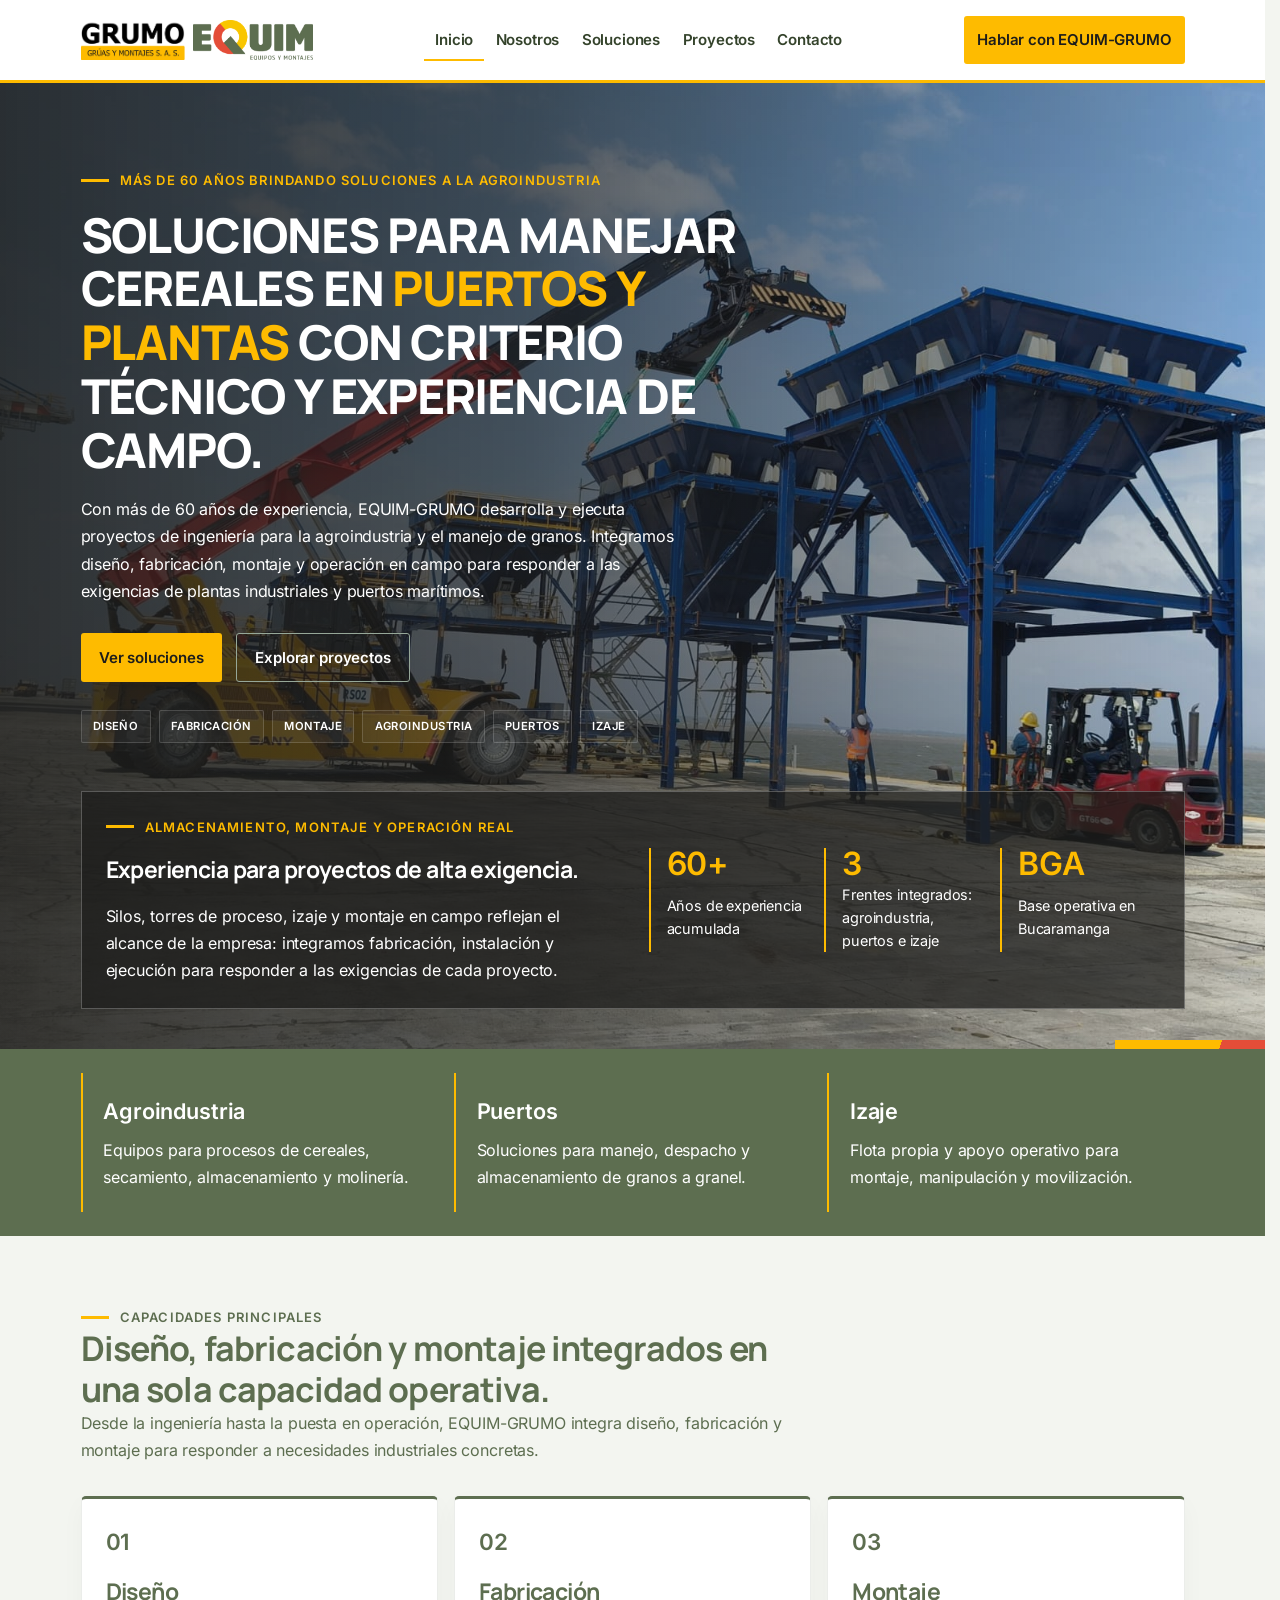
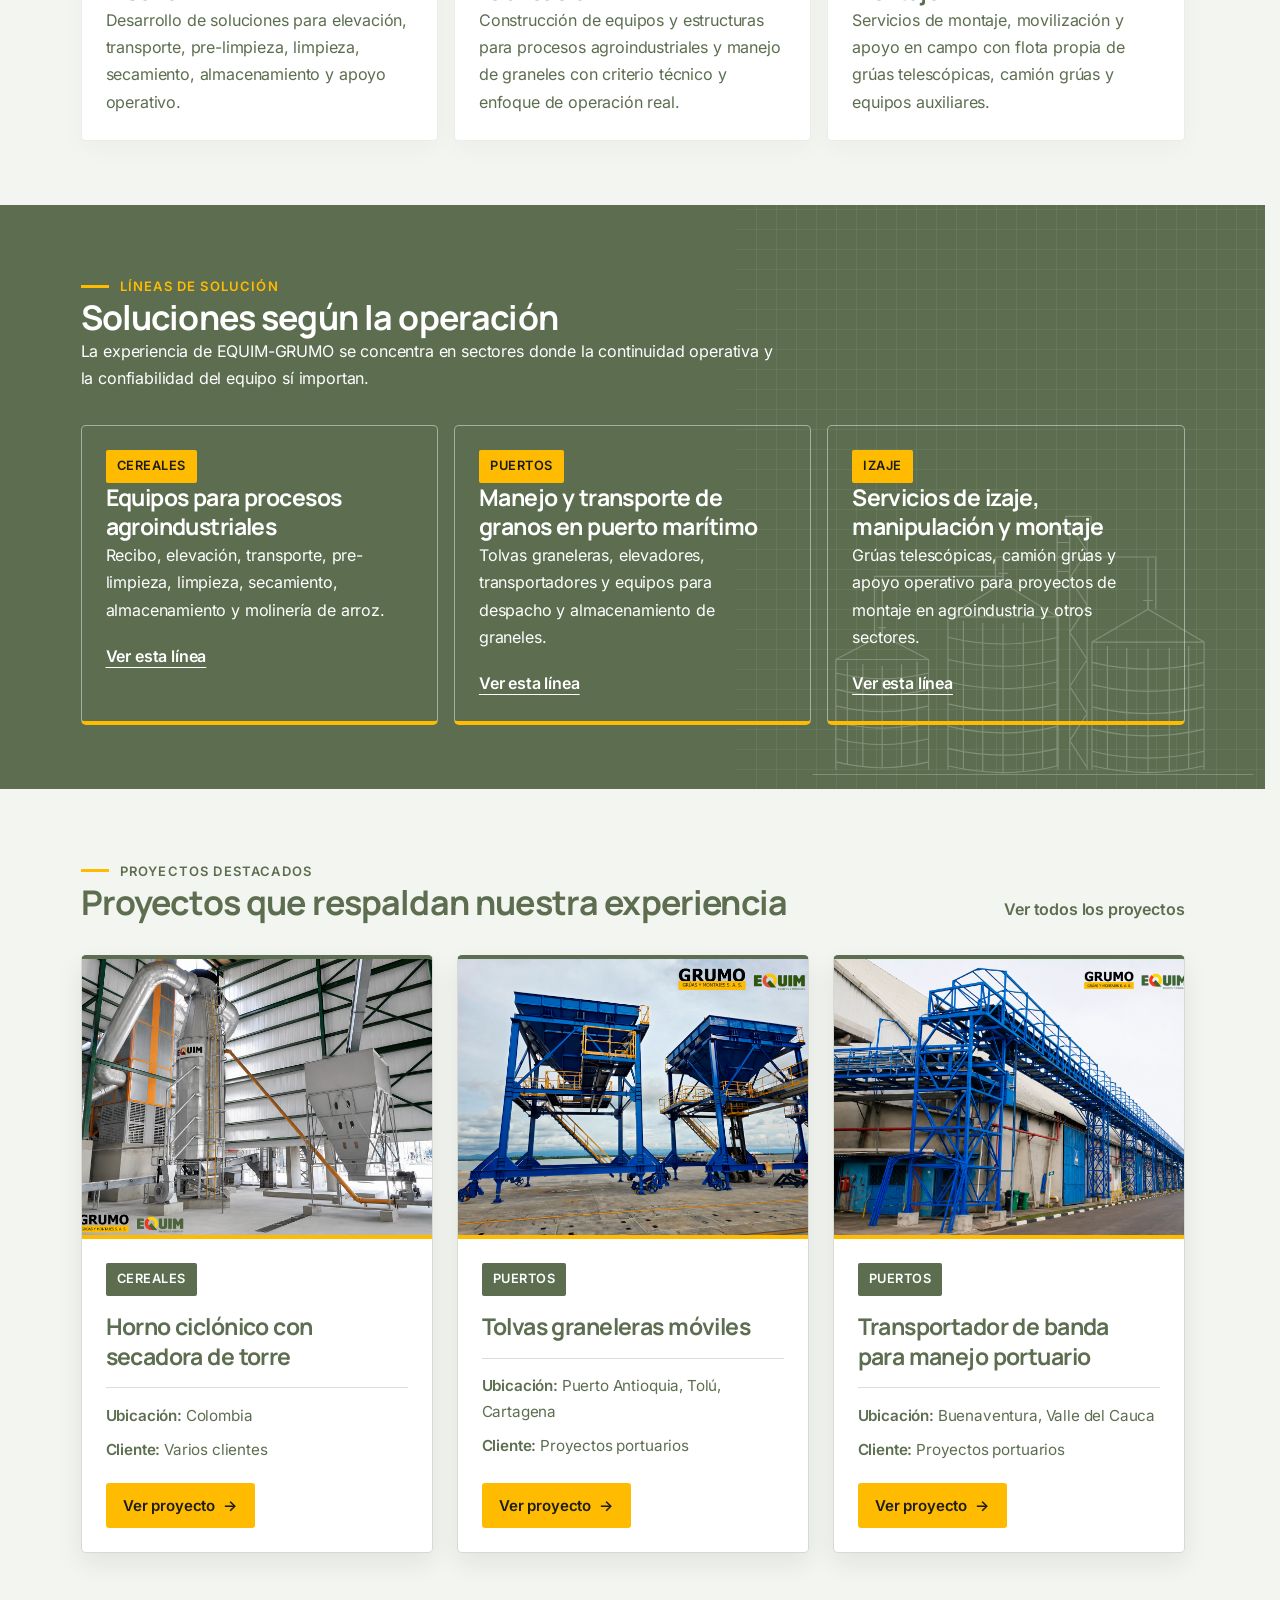
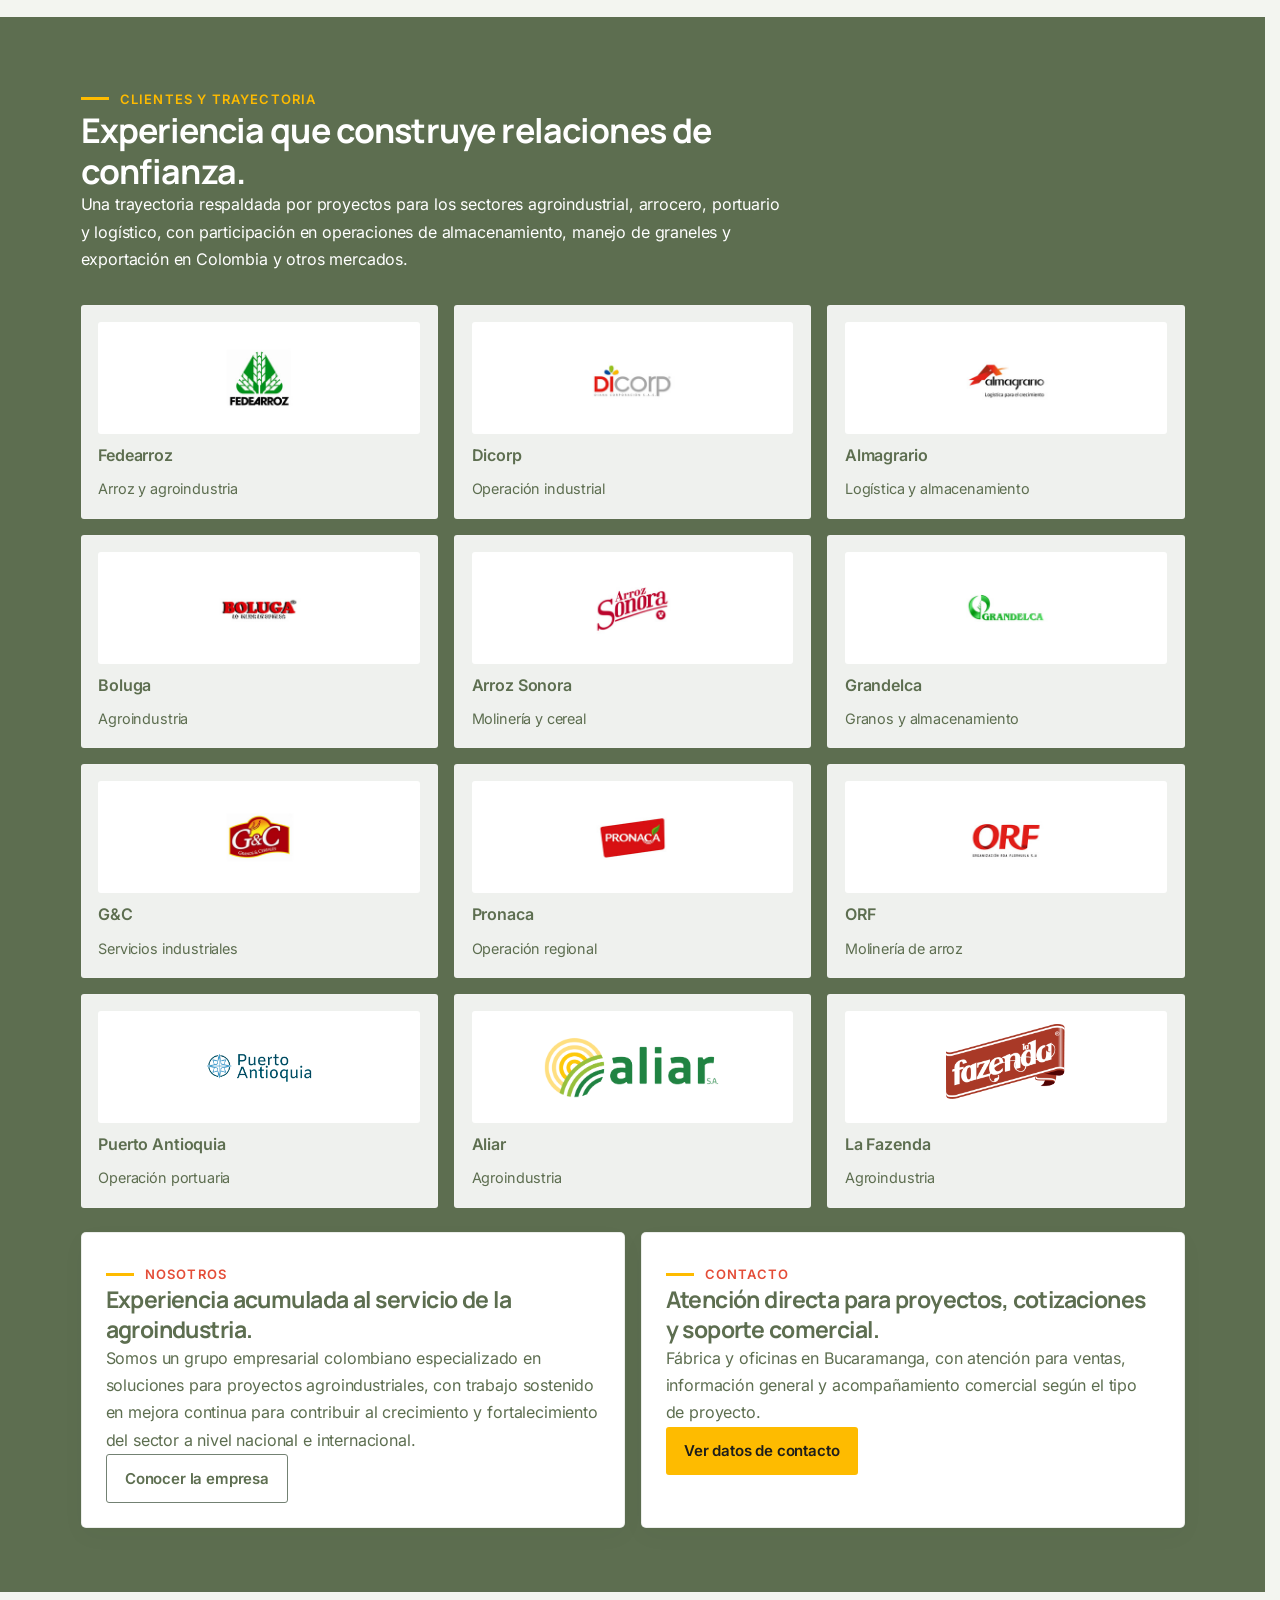
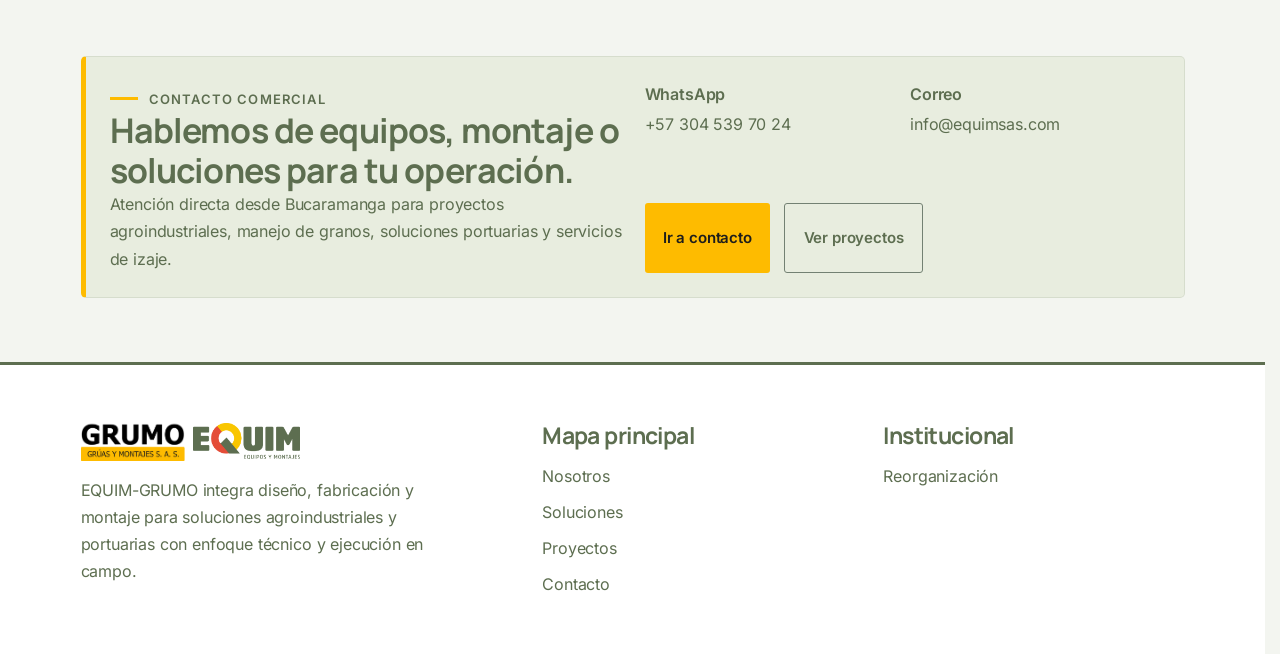
<file: index.html>
<!DOCTYPE html>
<html lang="es">
<head>
    <meta charset="utf-8">
    <title>EQUIM-GRUMO | GRUMO | Soluciones para agroindustria, puertos e izaje</title>
    <meta name="viewport" content="width=device-width,initial-scale=1">
    <meta
        name="description"
        content="Diseño, fabricación y montaje de equipos para agroindustria, silos, graneles, puertos e izaje con experiencia de campo."
    >
    <meta property="og:site_name" content="EQUIM-GRUMO | GRUMO">
    <meta property="og:locale" content="es_CO">
    <meta property="og:type" content="website">
    <meta property="og:title" content="EQUIM-GRUMO | GRUMO | Soluciones para agroindustria, puertos e izaje">
    <meta property="og:description" content="Diseño, fabricación y montaje de equipos para agroindustria, silos, graneles, puertos e izaje con experiencia de campo.">
    <meta property="og:image" content="./assets/equim-projects/montaje-transportador-silos.jpg">
    <meta property="og:image:alt" content="Montaje industrial con silos y transportador en proyecto de EQUIM-GRUMO">
    <meta name="twitter:card" content="summary_large_image">
    <meta name="twitter:title" content="EQUIM-GRUMO | GRUMO | Soluciones para agroindustria, puertos e izaje">
    <meta name="twitter:description" content="Diseño, fabricación y montaje de equipos para agroindustria, silos, graneles, puertos e izaje con experiencia de campo.">
    <meta name="twitter:image" content="./assets/equim-projects/montaje-transportador-silos.jpg">
    <link rel="icon" type="image/svg+xml" href="./assets/equim-brand/equim-favicon.svg">
    <link rel="shortcut icon" href="./assets/equim-brand/equim-favicon.svg">
    <link href="./css/vendors/aos.css" rel="stylesheet">
    <link href="./style.css" rel="stylesheet">
    <link href="./equim.css?v=20261022-layout-final" rel="stylesheet">
    <link href="./site-layout.css?v=20261023-trama-compartida" rel="stylesheet">
</head>
<body class="home-page font-inter antialiased text-slate-900 tracking-tight">
    <div class="site-shell">
        <header class="site-header">
            <div class="max-w-6xl mx-auto px-4 sm:px-6">
                <div class="flex items-center justify-between h-16 md:h-20">
                    <a class="brand-lockup" href="index.html" aria-label="GRUMO y EQUIM-GRUMO">
                        <img class="brand-logo" src="./assets/equim-brand/grumo-logo-nuevo.png" alt="GRUMO">
                        <img class="brand-logo" src="./assets/equim-brand/equim-logo-nuevo.png" alt="EQUIM-GRUMO">
                    </a>
                    <nav class="hidden md:flex md:items-center md:gap-2" aria-label="Navegación principal" data-site-nav="home"></nav>
                    <div class="hidden md:block header-contact">
                        <a class="btn-primary" href="contacto.html">Hablar con EQUIM-GRUMO</a>
                    </div>
                    <div class="flex md:hidden" x-data="{ expanded: false }">
                        <button class="mobile-toggle" aria-controls="mobile-nav" :aria-expanded="expanded" @click.stop="expanded = !expanded">
                            <span class="sr-only">Abrir menú</span>
                            <svg class="w-5 h-5 fill-current" viewBox="0 0 16 16" xmlns="http://www.w3.org/2000/svg">
                                <rect y="2" width="16" height="2" rx="1"></rect>
                                <rect y="7" width="16" height="2" rx="1"></rect>
                                <rect y="12" width="16" height="2" rx="1"></rect>
                            </svg>
                        </button>
                        <nav
                            id="mobile-nav"
                            class="mobile-nav-panel"
                            @click.away="expanded = false"
                            @keydown.escape.window="expanded = false"
                            x-show="expanded"
                            x-transition:enter="transition ease-out duration-200 transform"
                            x-transition:enter-start="opacity-0 -translate-y-2"
                            x-transition:enter-end="opacity-100 translate-y-0"
                            x-transition:leave="transition ease-out duration-150"
                            x-transition:leave-start="opacity-100"
                            x-transition:leave-end="opacity-0"
                            x-cloak
                            data-mobile-nav="home"
                        ></nav>
                    </div>
                </div>
            </div>
        </header>

        <main>
            <section class="hero-section">
                <div class="max-w-6xl mx-auto px-4 sm:px-6">
                    <div class="hero-grid">
                        <div data-aos="fade-right">
                            <span class="eyebrow">Más de 60 años brindando soluciones a la agroindustria</span>
                            <h1 class="hero-title font-playfair-display">Soluciones para manejar cereales en <span>puertos y plantas</span> con criterio técnico y experiencia de campo.</h1>
                            <p class="hero-copy">
                                Con más de 60 años de experiencia, EQUIM-GRUMO desarrolla y ejecuta proyectos de ingeniería para la agroindustria y el manejo de granos. Integramos diseño, fabricación, montaje y operación en campo para responder a las exigencias de plantas industriales y puertos marítimos.
                            </p>
                            <div class="hero-actions">
                                <a class="btn-primary" href="soluciones.html">Ver soluciones</a>
                                <a class="btn-secondary" href="proyectos.html">Explorar proyectos</a>
                            </div>
                            <ul class="hero-pills" aria-label="Cobertura de trabajo">
                                <li>Diseño</li>
                                <li>Fabricación</li>
                                <li>Montaje</li>
                                <li>Agroindustria</li>
                                <li>Puertos</li>
                                <li>Izaje</li>
                            </ul>
                        </div>
                            <div class="hero-panel">
                                <span class="eyebrow">Almacenamiento, montaje y operación real</span>
                                <h2 class="h3 font-playfair-display">Experiencia para proyectos de alta exigencia.</h2>
                                <p>
                                    Silos, torres de proceso, izaje y montaje en campo reflejan el alcance de la empresa: integramos fabricación, instalación y ejecución para responder a las exigencias de cada proyecto.
                                </p>
                                <div class="hero-metrics">
                                    <article>
                                        <strong>60+</strong>
                                        <span>Años de experiencia acumulada</span>
                                    </article>
                                    <article>
                                        <strong>3</strong>
                                        <span>Frentes integrados: agroindustria, puertos e izaje</span>
                                    </article>
                                    <article>
                                        <strong>BGA</strong>
                                        <span>Base operativa en Bucaramanga</span>
                                    </article>
                                </div>
                            </div>
                    </div>
                </div>
            </section>

            <section class="section-shell stats-band">
                <div class="max-w-6xl mx-auto px-4 sm:px-6">
                    <div class="stats-strip">
                        <article>
                            <strong>Agroindustria</strong>
                            <span>Equipos para procesos de cereales, secamiento, almacenamiento y molinería.</span>
                        </article>
                        <article>
                            <strong>Puertos</strong>
                            <span>Soluciones para manejo, despacho y almacenamiento de granos a granel.</span>
                        </article>
                        <article>
                            <strong>Izaje</strong>
                            <span>Flota propia y apoyo operativo para montaje, manipulación y movilización.</span>
                        </article>
                    </div>
                </div>
            </section>

            <section class="section-shell">
                <div class="max-w-6xl mx-auto px-4 sm:px-6">
                    <div class="section-heading">
                        <span class="eyebrow">Capacidades principales</span>
                        <h2 class="h2 font-playfair-display">Diseño, fabricación y montaje integrados en una sola capacidad operativa.</h2>
                        <p>
                            Desde la ingeniería hasta la puesta en operación, EQUIM-GRUMO integra diseño, fabricación y montaje para responder a necesidades industriales concretas.
                        </p>
                    </div>
                    <div class="capability-grid">
                        <article class="surface-card" data-aos="fade-up">
                            <span class="card-index">01</span>
                            <h3 class="h4 font-playfair-display">Diseño</h3>
                            <p>Desarrollo de soluciones para elevación, transporte, pre-limpieza, limpieza, secamiento, almacenamiento y apoyo operativo.</p>
                        </article>
                        <article class="surface-card" data-aos="fade-up" data-aos-delay="80">
                            <span class="card-index">02</span>
                            <h3 class="h4 font-playfair-display">Fabricación</h3>
                            <p>Construcción de equipos y estructuras para procesos agroindustriales y manejo de graneles con criterio técnico y enfoque de operación real.</p>
                        </article>
                        <article class="surface-card" data-aos="fade-up" data-aos-delay="160">
                            <span class="card-index">03</span>
                            <h3 class="h4 font-playfair-display">Montaje</h3>
                            <p>Servicios de montaje, movilización y apoyo en campo con flota propia de grúas telescópicas, camión grúas y equipos auxiliares.</p>
                        </article>
                    </div>
                </div>
            </section>

            <section class="section-shell section-soft home-solutions-highlight">
                <div class="max-w-6xl mx-auto px-4 sm:px-6">
                    <div class="section-heading">
                        <span class="eyebrow">Líneas de solución</span>
                        <h2 class="h2 font-playfair-display">Soluciones según la operación</h2>
                        <p>
                            La experiencia de EQUIM-GRUMO se concentra en sectores donde la continuidad operativa y la confiabilidad del equipo sí importan.
                        </p>
                    </div>
                    <div class="solution-grid">
                        <article class="solution-card" data-aos="fade-up">
                            <span class="solution-tag">Cereales</span>
                            <h3 class="h4 font-playfair-display">Equipos para procesos agroindustriales</h3>
                            <p>Recibo, elevación, transporte, pre-limpieza, limpieza, secamiento, almacenamiento y molinería de arroz.</p>
                            <a href="soluciones.html#cereales">Ver esta línea</a>
                        </article>
                        <article class="solution-card" data-aos="fade-up" data-aos-delay="80">
                            <span class="solution-tag">Puertos</span>
                            <h3 class="h4 font-playfair-display">Manejo y transporte de granos en puerto marítimo</h3>
                            <p>Tolvas graneleras, elevadores, transportadores y equipos para despacho y almacenamiento de graneles.</p>
                            <a href="soluciones.html#puertos">Ver esta línea</a>
                        </article>
                        <article class="solution-card" data-aos="fade-up" data-aos-delay="160">
                            <span class="solution-tag">Izaje</span>
                            <h3 class="h4 font-playfair-display">Servicios de izaje, manipulación y montaje</h3>
                            <p>Grúas telescópicas, camión grúas y apoyo operativo para proyectos de montaje en agroindustria y otros sectores.</p>
                            <a href="soluciones.html#izaje">Ver esta línea</a>
                        </article>
                    </div>
                </div>
            </section>

            <section class="section-shell">
                <div class="max-w-6xl mx-auto px-4 sm:px-6">
                    <div class="section-heading split-heading">
                        <div>
                            <span class="eyebrow">Proyectos destacados</span>
                            <h2 class="h2 font-playfair-display">Proyectos que respaldan nuestra experiencia</h2>
                        </div>
                        <a class="text-link" href="proyectos.html">Ver todos los proyectos</a>
                    </div>
                    <div class="project-grid" data-project-featured="3"></div>
                </div>
            </section>

            <section class="section-shell section-dark section-dark-texture">
                <div class="max-w-6xl mx-auto px-4 sm:px-6">
                    <div class="section-heading section-heading-dark">
                        <span class="eyebrow">Clientes y trayectoria</span>
                        <h2 class="h2 font-playfair-display">Experiencia que construye relaciones de confianza.</h2>
                        <p>
                            Una trayectoria respaldada por proyectos para los sectores agroindustrial, arrocero, portuario y logístico, con participación en operaciones de almacenamiento, manejo de graneles y exportación en Colombia y otros mercados.
                        </p>
                    </div>
                    <div class="client-grid" data-client-grid></div>
                    <div class="story-grid">
                        <article class="story-panel">
                            <span class="eyebrow">Nosotros</span>
                            <h3 class="h3 font-playfair-display">Experiencia acumulada al servicio de la agroindustria.</h3>
                            <p>
                                Somos un grupo empresarial colombiano especializado en soluciones para proyectos agroindustriales, con trabajo sostenido en mejora continua para contribuir al crecimiento y fortalecimiento del sector a nivel nacional e internacional.
                            </p>
                            <a class="btn-secondary" href="nosotros.html">Conocer la empresa</a>
                        </article>
                        <article class="story-panel story-panel-accent">
                            <span class="eyebrow">Contacto</span>
                            <h3 class="h3 font-playfair-display">Atención directa para proyectos, cotizaciones y soporte comercial.</h3>
                            <p>
                                Fábrica y oficinas en Bucaramanga, con atención para ventas, información general y acompañamiento comercial según el tipo de proyecto.
                            </p>
                            <a class="btn-primary" href="contacto.html">Ver datos de contacto</a>
                        </article>
                    </div>
                </div>
            </section>

            <section class="section-shell">
                <div class="max-w-6xl mx-auto px-4 sm:px-6">
                    <div data-cta-variant="homeContact"></div>
                </div>
            </section>
        </main>

        <footer class="site-footer">
            <div class="max-w-6xl mx-auto px-4 sm:px-6">
                <div class="footer-grid" data-footer-variant="home"></div>
            </div>
        </footer>
    </div>

    <script src="./js/vendors/alpinejs.min.js" defer></script>
    <script src="./js/vendors/aos.js"></script>
    <script src="./js/site-data.js"></script>
    <script src="./js/site-render.js"></script>
    <script src="./js/main.js"></script>
    <script src="./js/proyectos-data.js"></script>
    <script src="./js/proyectos.js?v=20261023-tarjetas-sin-descripcion"></script>
</body>
</html>
</file>
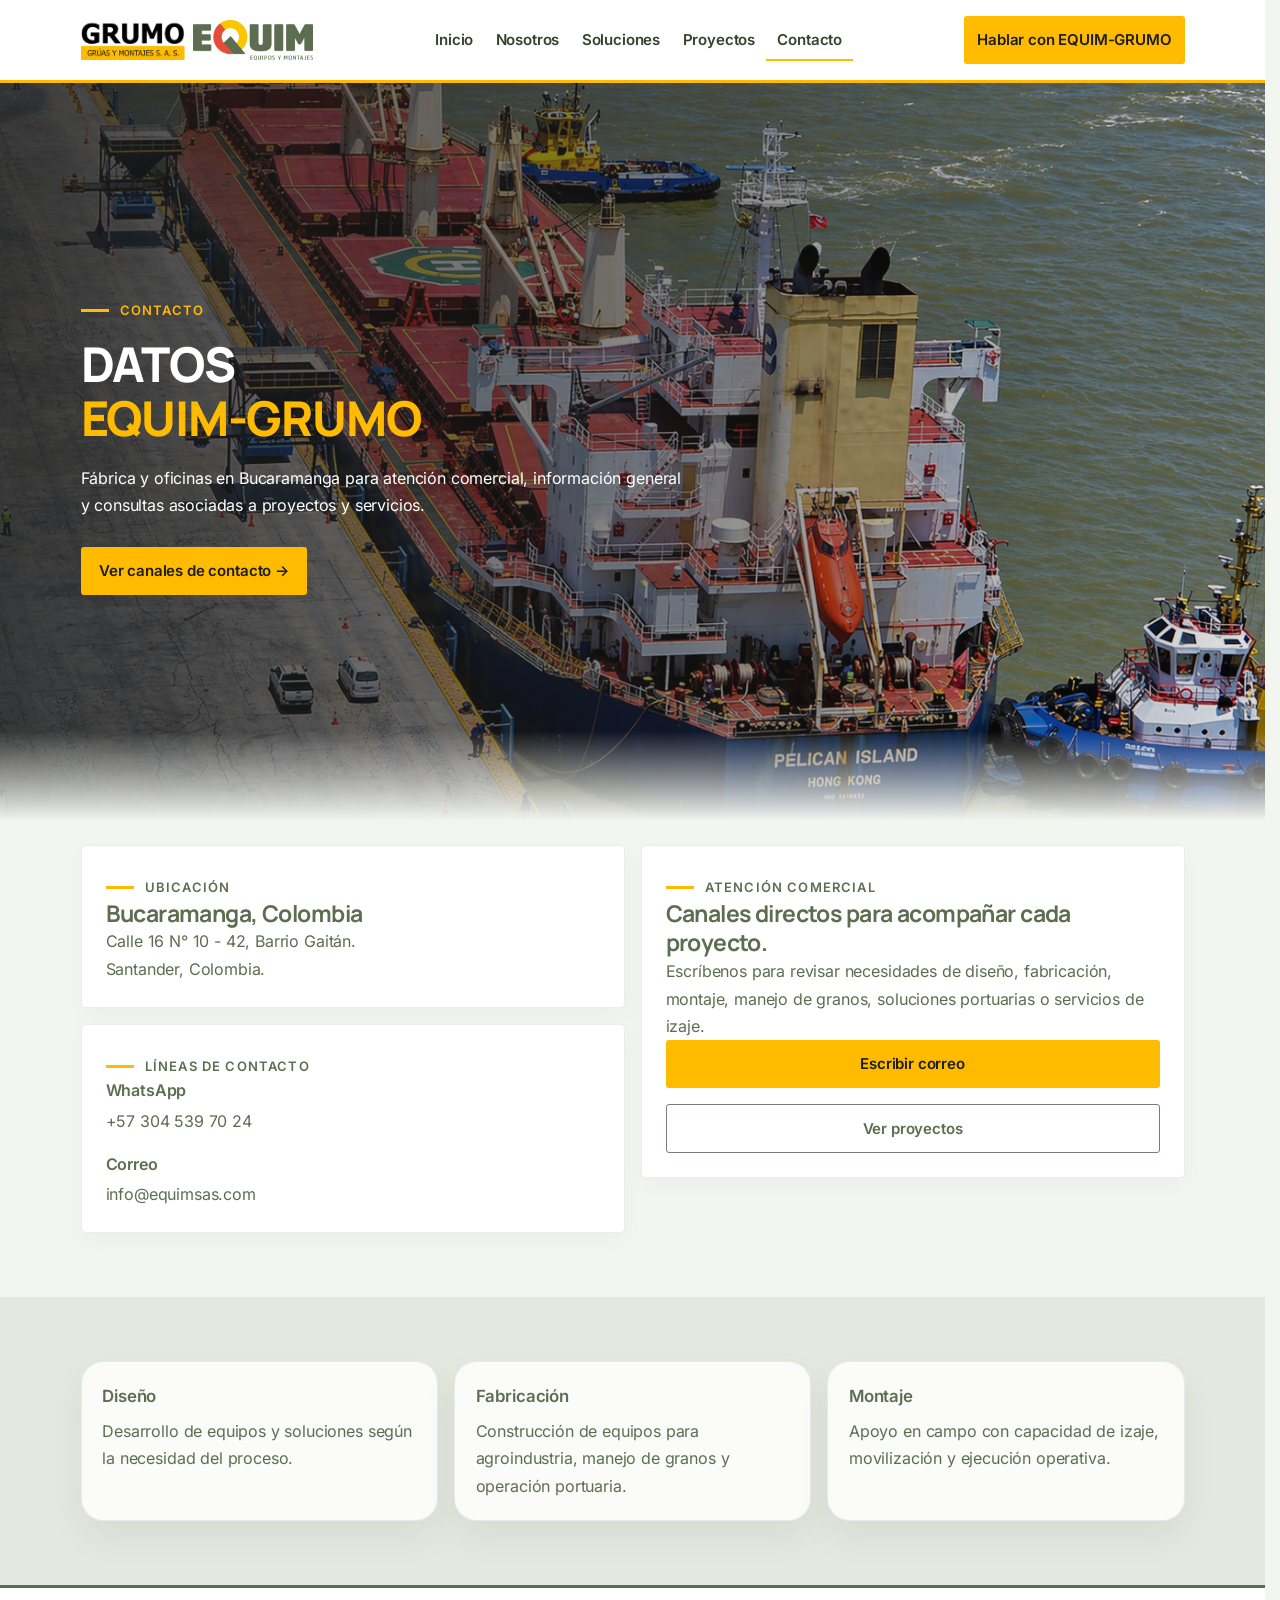
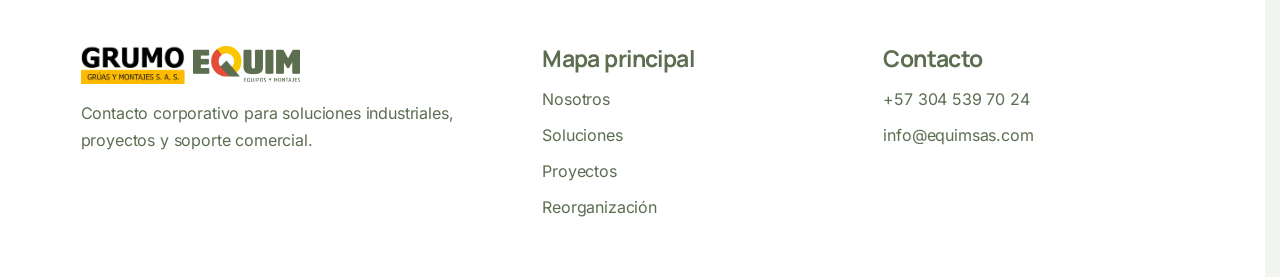
<file: contacto.html>
<!DOCTYPE html>
<html lang="es">
<head>
    <meta charset="utf-8">
    <title>Contacto | EQUIM-GRUMO | GRUMO</title>
    <meta name="viewport" content="width=device-width,initial-scale=1">
    <meta
        name="description"
        content="Datos de contacto de EQUIM-GRUMO en Bucaramanga para proyectos agroindustriales, soluciones portuarias y servicios de izaje."
    >
    <meta property="og:site_name" content="EQUIM-GRUMO | GRUMO">
    <meta property="og:locale" content="es_CO">
    <meta property="og:type" content="website">
    <meta property="og:title" content="Contacto | EQUIM-GRUMO | GRUMO">
    <meta property="og:description" content="Datos de contacto de EQUIM-GRUMO en Bucaramanga para proyectos agroindustriales, soluciones portuarias y servicios de izaje.">
    <meta property="og:image" content="./assets/equim-brand/equim-grumo-header-original.png">
    <meta property="og:image:alt" content="Marca de EQUIM-GRUMO y GRUMO">
    <meta name="twitter:card" content="summary_large_image">
    <meta name="twitter:title" content="Contacto | EQUIM-GRUMO | GRUMO">
    <meta name="twitter:description" content="Datos de contacto de EQUIM-GRUMO en Bucaramanga para proyectos agroindustriales, soluciones portuarias y servicios de izaje.">
    <meta name="twitter:image" content="./assets/equim-brand/equim-grumo-header-original.png">
    <link rel="icon" type="image/svg+xml" href="./assets/equim-brand/equim-favicon.svg">
    <link rel="shortcut icon" href="./assets/equim-brand/equim-favicon.svg">
    <link href="./css/vendors/aos.css" rel="stylesheet">
    <link href="./style.css" rel="stylesheet">
    <link href="./equim.css?v=20261022-layout-final" rel="stylesheet">
    <link href="./site-layout.css?v=20261023-proyectos-visuales" rel="stylesheet">
</head>
<body class="font-inter antialiased text-slate-900 tracking-tight">
    <div class="site-shell">
        <header class="site-header">
            <div class="max-w-6xl mx-auto px-4 sm:px-6">
                <div class="flex items-center justify-between h-16 md:h-20">
                    <a class="brand-lockup" href="index.html" aria-label="GRUMO y EQUIM-GRUMO">
                        <img class="brand-logo" src="./assets/equim-brand/grumo-logo-nuevo.png" alt="GRUMO">
                        <img class="brand-logo" src="./assets/equim-brand/equim-logo-nuevo.png" alt="EQUIM-GRUMO">
                    </a>
                    <nav class="hidden md:flex md:items-center md:gap-2" aria-label="Navegación principal" data-site-nav="contact"></nav>
                    <div class="hidden md:block header-contact">
                        <a class="btn-primary" href="contacto.html">Hablar con EQUIM-GRUMO</a>
                    </div>
                    <div class="flex md:hidden" x-data="{ expanded: false }">
                        <button class="mobile-toggle" aria-controls="mobile-nav" :aria-expanded="expanded" @click.stop="expanded = !expanded">
                            <span class="sr-only">Abrir menú</span>
                            <svg class="w-5 h-5 fill-current" viewBox="0 0 16 16" xmlns="http://www.w3.org/2000/svg">
                                <rect y="2" width="16" height="2" rx="1"></rect>
                                <rect y="7" width="16" height="2" rx="1"></rect>
                                <rect y="12" width="16" height="2" rx="1"></rect>
                            </svg>
                        </button>
                        <nav
                            id="mobile-nav"
                            class="mobile-nav-panel"
                            @click.away="expanded = false"
                            @keydown.escape.window="expanded = false"
                            x-show="expanded"
                            x-transition:enter="transition ease-out duration-200 transform"
                            x-transition:enter-start="opacity-0 -translate-y-2"
                            x-transition:enter-end="opacity-100 translate-y-0"
                            x-transition:leave="transition ease-out duration-150"
                            x-transition:leave-start="opacity-100"
                            x-transition:leave-end="opacity-0"
                            x-cloak
                            data-mobile-nav="contact"
                        ></nav>
                    </div>
                </div>
            </div>
        </header>

        <main>
            <section class="page-hero projects-photo-hero interior-home-preview contact-photo-hero">
                <div class="max-w-6xl mx-auto px-4 sm:px-6">
                    <span class="eyebrow">Contacto</span>
                    <h1 class="page-title font-playfair-display">Datos<br><span>EQUIM-GRUMO</span></h1>
                    <p class="page-intro">
                        Fábrica y oficinas en Bucaramanga para atención comercial, información general y consultas asociadas a proyectos y servicios.
                    </p>
                    <div class="hero-actions"><a class="btn-primary" href="#canales-contacto">Ver canales de contacto →</a></div>
                </div>
            </section>

            <section id="canales-contacto" class="section-shell">
                <div class="max-w-6xl mx-auto px-4 sm:px-6">
                    <div class="contact-layout">
                        <div class="contact-stack">
                            <article class="surface-card">
                                <span class="eyebrow">Ubicación</span>
                                <div data-contact-address></div>
                            </article>
                            <article class="surface-card">
                                <span class="eyebrow">Líneas de contacto</span>
                                <div class="contact-points" data-contact-points="full"></div>
                            </article>
                        </div>

                        <aside class="contact-aside">
                            <article class="surface-card surface-card-accent">
                                <span class="eyebrow">Atención comercial</span>
                                <h2 class="h3 font-playfair-display">Canales directos para acompañar cada proyecto.</h2>
                                <p>
                                    Escríbenos para revisar necesidades de diseño, fabricación, montaje, manejo de granos, soluciones portuarias o servicios de izaje.
                                </p>
                                <div class="contact-actions">
                                    <a class="btn-primary" data-contact-mail-link href="mailto:info@equimsas.com">Escribir correo</a>
                                    <a class="btn-secondary" href="proyectos.html">Ver proyectos</a>
                                </div>
                            </article>
                        </aside>
                    </div>
                </div>
            </section>

            <section class="section-shell section-soft">
                <div class="max-w-6xl mx-auto px-4 sm:px-6">
                    <div class="stats-strip">
                        <article>
                            <strong>Diseño</strong>
                            <span>Desarrollo de equipos y soluciones según la necesidad del proceso.</span>
                        </article>
                        <article>
                            <strong>Fabricación</strong>
                            <span>Construcción de equipos para agroindustria, manejo de granos y operación portuaria.</span>
                        </article>
                        <article>
                            <strong>Montaje</strong>
                            <span>Apoyo en campo con capacidad de izaje, movilización y ejecución operativa.</span>
                        </article>
                    </div>
                </div>
            </section>
        </main>

        <footer class="site-footer">
            <div class="max-w-6xl mx-auto px-4 sm:px-6">
                <div class="footer-grid" data-footer-variant="contact"></div>
            </div>
        </footer>
    </div>

    <script src="./js/vendors/alpinejs.min.js" defer></script>
    <script src="./js/vendors/aos.js"></script>
    <script src="./js/site-data.js"></script>
    <script src="./js/site-render.js"></script>
    <script src="./js/main.js"></script>
</body>
</html>
</file>
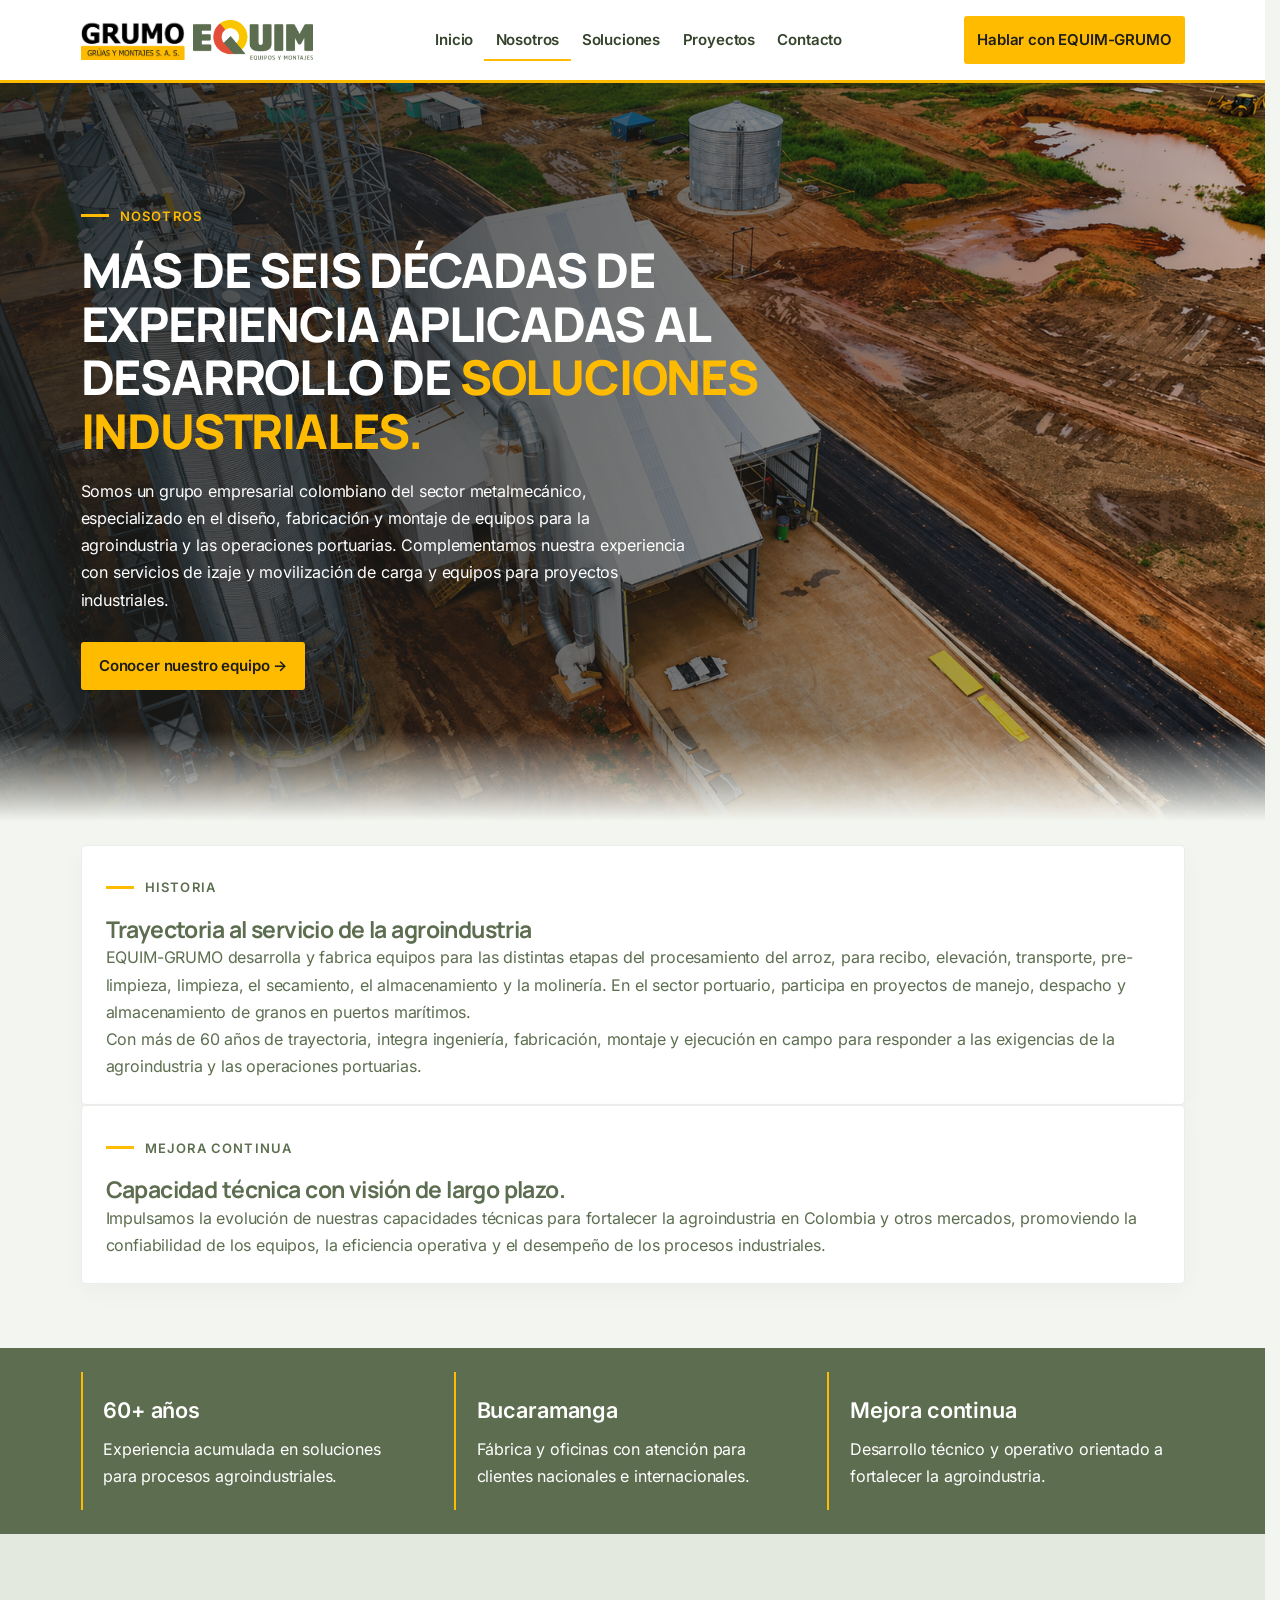
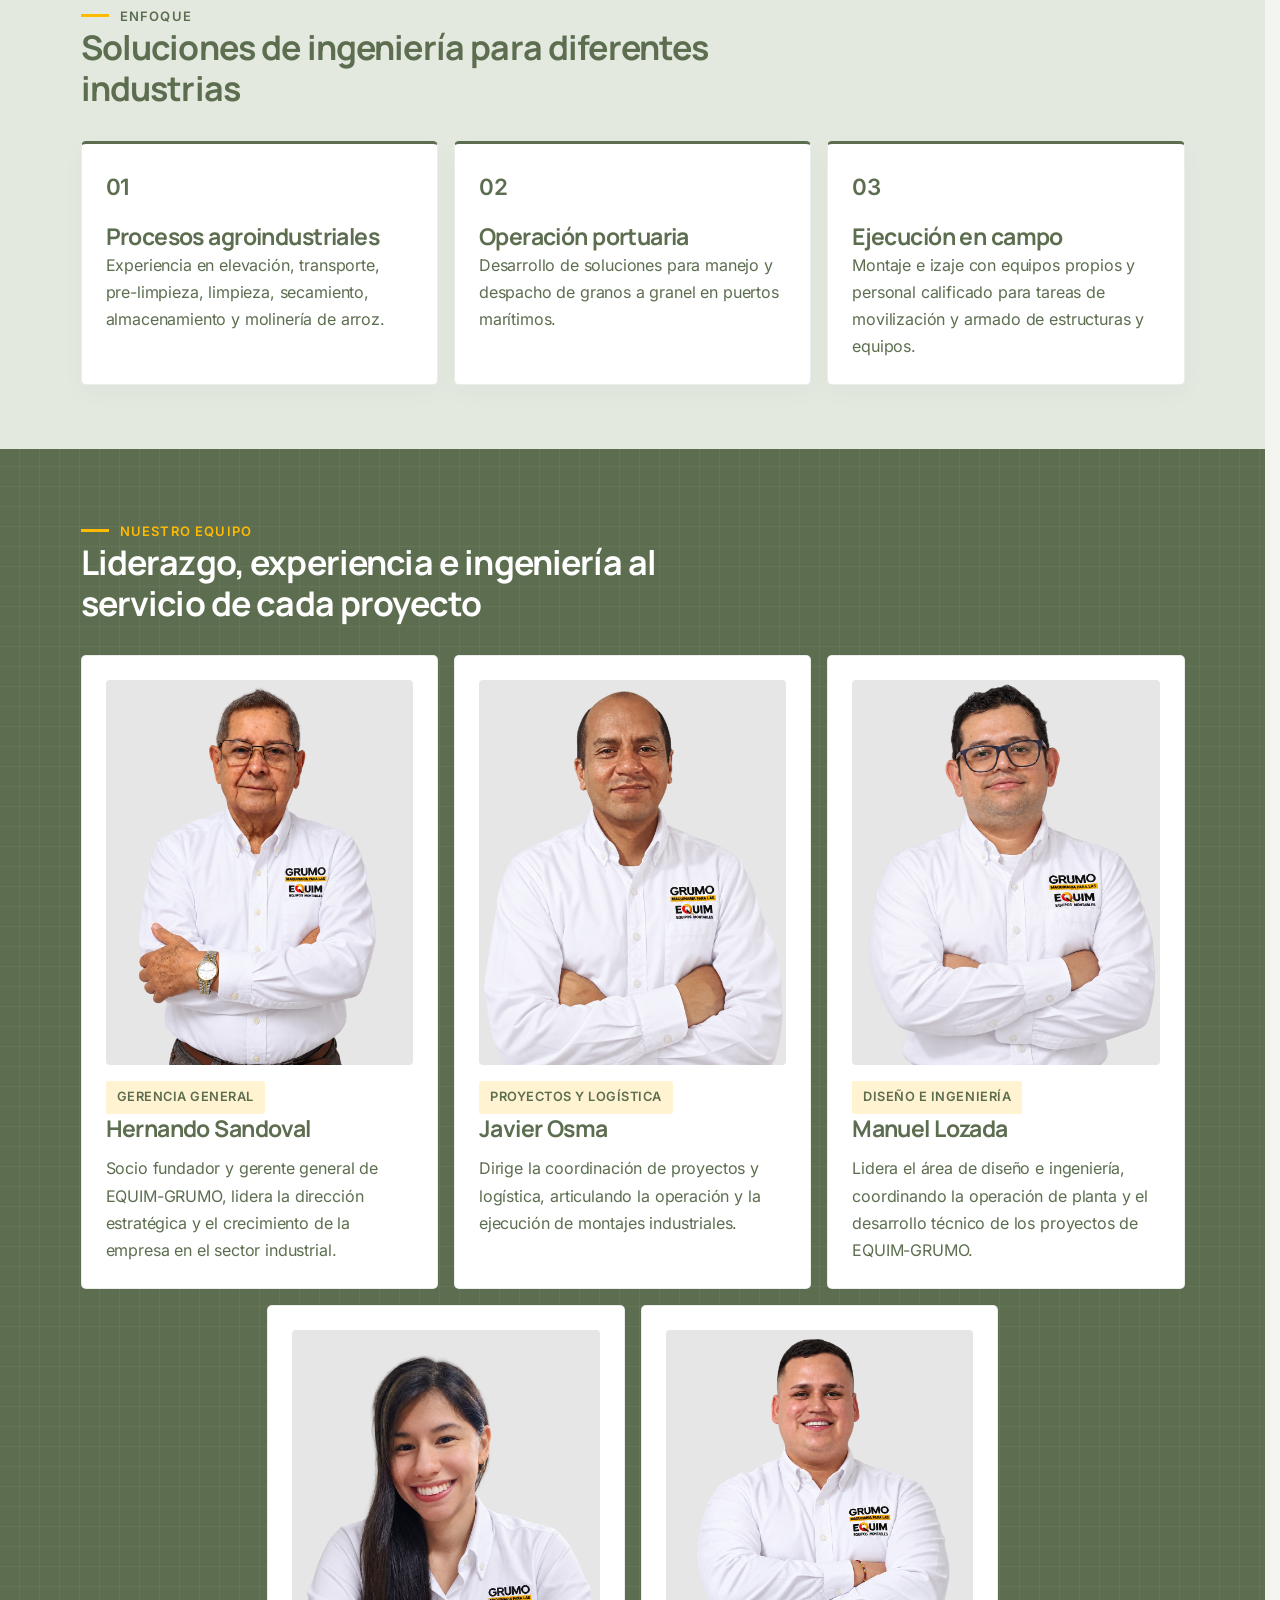
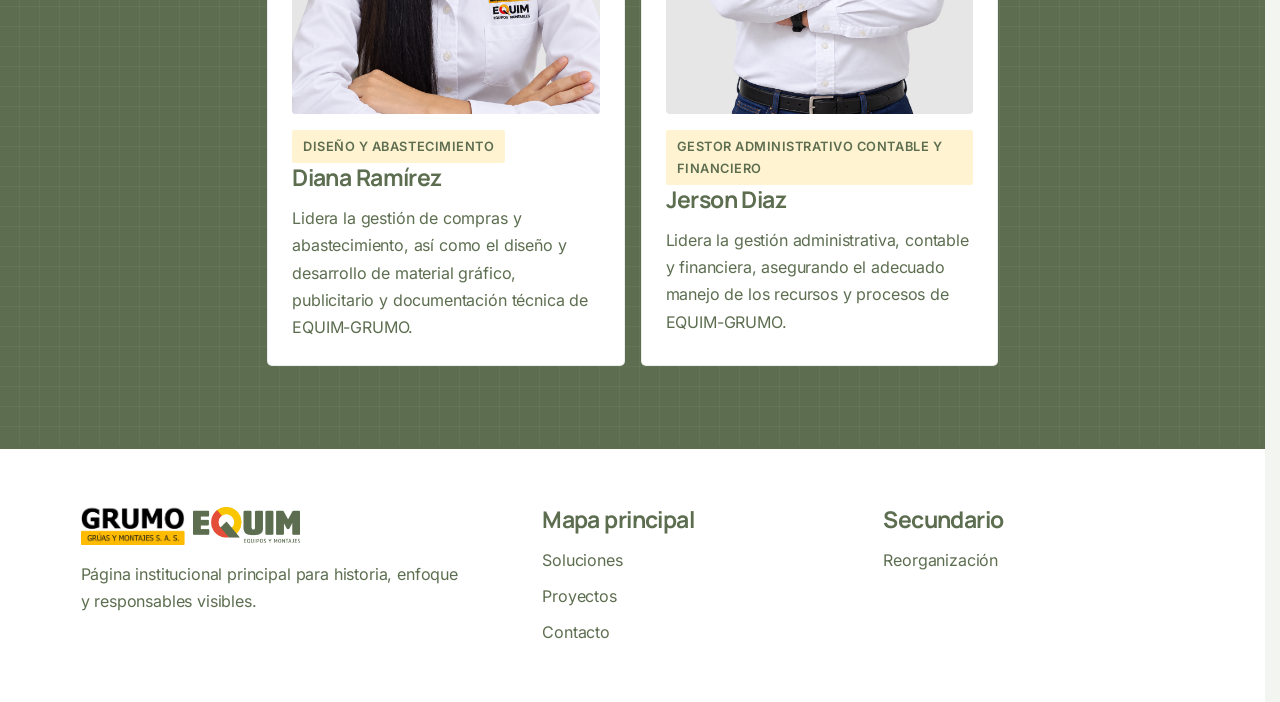
<file: nosotros.html>
<!DOCTYPE html>
<html lang="es">
<head>
    <meta charset="utf-8">
    <title>Nosotros | EQUIM-GRUMO | GRUMO</title>
    <meta name="viewport" content="width=device-width,initial-scale=1">
    <meta
        name="description"
        content="Historia, experiencia y enfoque técnico de EQUIM-GRUMO como grupo empresarial colombiano especializado en soluciones para la agroindustria."
    >
    <meta property="og:site_name" content="EQUIM-GRUMO | GRUMO">
    <meta property="og:locale" content="es_CO">
    <meta property="og:type" content="website">
    <meta property="og:title" content="Nosotros | EQUIM-GRUMO | GRUMO">
    <meta property="og:description" content="Historia, experiencia y enfoque técnico de EQUIM-GRUMO como grupo empresarial colombiano especializado en soluciones para la agroindustria.">
    <meta property="og:image" content="./assets/equim-team/javier-osma.png">
    <meta property="og:image:alt" content="Equipo visible de EQUIM-GRUMO en la coordinación de proyectos">
    <meta name="twitter:card" content="summary_large_image">
    <meta name="twitter:title" content="Nosotros | EQUIM-GRUMO | GRUMO">
    <meta name="twitter:description" content="Historia, experiencia y enfoque técnico de EQUIM-GRUMO como grupo empresarial colombiano especializado en soluciones para la agroindustria.">
    <meta name="twitter:image" content="./assets/equim-team/javier-osma.png">
    <link rel="icon" type="image/svg+xml" href="./assets/equim-brand/equim-favicon.svg">
    <link rel="shortcut icon" href="./assets/equim-brand/equim-favicon.svg">
    <link href="./css/vendors/aos.css" rel="stylesheet">
    <link href="./style.css" rel="stylesheet">
    <link href="./equim.css?v=20261022-layout-final" rel="stylesheet">
    <link href="./site-layout.css?v=20261023-equipo-jerson" rel="stylesheet">
</head>
<body class="font-inter antialiased text-slate-900 tracking-tight about-page">
    <div class="site-shell">
        <header class="site-header">
            <div class="max-w-6xl mx-auto px-4 sm:px-6">
                <div class="flex items-center justify-between h-16 md:h-20">
                    <a class="brand-lockup" href="index.html" aria-label="GRUMO y EQUIM-GRUMO">
                        <img class="brand-logo" src="./assets/equim-brand/grumo-logo-nuevo.png" alt="GRUMO">
                        <img class="brand-logo" src="./assets/equim-brand/equim-logo-nuevo.png" alt="EQUIM-GRUMO">
                    </a>
                    <nav class="hidden md:flex md:items-center md:gap-2" aria-label="Navegación principal" data-site-nav="about"></nav>
                    <div class="hidden md:block header-contact">
                        <a class="btn-primary" href="contacto.html">Hablar con EQUIM-GRUMO</a>
                    </div>
                    <div class="flex md:hidden" x-data="{ expanded: false }">
                        <button class="mobile-toggle" aria-controls="mobile-nav" :aria-expanded="expanded" @click.stop="expanded = !expanded">
                            <span class="sr-only">Abrir menú</span>
                            <svg class="w-5 h-5 fill-current" viewBox="0 0 16 16" xmlns="http://www.w3.org/2000/svg">
                                <rect y="2" width="16" height="2" rx="1"></rect>
                                <rect y="7" width="16" height="2" rx="1"></rect>
                                <rect y="12" width="16" height="2" rx="1"></rect>
                            </svg>
                        </button>
                        <nav
                            id="mobile-nav"
                            class="mobile-nav-panel"
                            @click.away="expanded = false"
                            @keydown.escape.window="expanded = false"
                            x-show="expanded"
                            x-transition:enter="transition ease-out duration-200 transform"
                            x-transition:enter-start="opacity-0 -translate-y-2"
                            x-transition:enter-end="opacity-100 translate-y-0"
                            x-transition:leave="transition ease-out duration-150"
                            x-transition:leave-start="opacity-100"
                            x-transition:leave-end="opacity-0"
                            x-cloak
                            data-mobile-nav="about"
                        ></nav>
                    </div>
                </div>
            </div>
        </header>

        <main>
            <section class="page-hero projects-photo-hero interior-home-preview about-photo-hero">
                <div class="max-w-6xl mx-auto px-4 sm:px-6">
                    <span class="eyebrow">Nosotros</span>
                    <h1 class="page-title font-playfair-display">Más de seis décadas de experiencia aplicadas al desarrollo de <span>soluciones industriales.</span></h1>
                    <p class="page-intro">
                        Somos un grupo empresarial colombiano del sector metalmecánico, especializado en el diseño, fabricación y montaje de equipos para la agroindustria y las operaciones portuarias. Complementamos nuestra experiencia con servicios de izaje y movilización de carga y equipos para proyectos industriales.
                    </p>
                    <div class="hero-actions"><a class="btn-primary" href="#nuestro-equipo">Conocer nuestro equipo →</a></div>
                </div>
            </section>

            <section class="section-shell">
                <div class="max-w-6xl mx-auto px-4 sm:px-6">
                    <div class="two-column-story">
                        <div class="surface-card">
                            <span class="eyebrow">Historia</span>
                            <h2 class="h3 font-playfair-display">Trayectoria al servicio de la agroindustria</h2>
                            <p>
                                EQUIM-GRUMO desarrolla y fabrica equipos para las distintas etapas del procesamiento del arroz, para recibo, elevación, transporte, pre-limpieza, limpieza, el secamiento, el almacenamiento y la molinería. En el sector portuario, participa en proyectos de manejo, despacho y almacenamiento de granos en puertos marítimos.
                            </p>
                            <p>
                                Con más de 60 años de trayectoria, integra ingeniería, fabricación, montaje y ejecución en campo para responder a las exigencias de la agroindustria y las operaciones portuarias.
                            </p>
                        </div>
                        <div class="surface-card surface-card-accent">
                            <span class="eyebrow">Mejora continua</span>
                            <h2 class="h3 font-playfair-display">Capacidad técnica con visión de largo plazo.</h2>
                            <p>
                                Impulsamos la evolución de nuestras capacidades técnicas para fortalecer la agroindustria en Colombia y otros mercados, promoviendo la confiabilidad de los equipos, la eficiencia operativa y el desempeño de los procesos industriales.
                            </p>
                        </div>
                    </div>
                </div>
            </section>

            <section class="section-shell stats-band">
                <div class="max-w-6xl mx-auto px-4 sm:px-6">
                    <div class="stats-strip">
                        <article>
                            <strong>60+ años</strong>
                            <span>Experiencia acumulada en soluciones para procesos agroindustriales.</span>
                        </article>
                        <article>
                            <strong>Bucaramanga</strong>
                            <span>Fábrica y oficinas con atención para clientes nacionales e internacionales.</span>
                        </article>
                        <article>
                            <strong>Mejora continua</strong>
                            <span>Desarrollo técnico y operativo orientado a fortalecer la agroindustria.</span>
                        </article>
                    </div>
                </div>
            </section>

            <section class="section-shell section-soft">
                <div class="max-w-6xl mx-auto px-4 sm:px-6">
                    <div class="section-heading">
                        <span class="eyebrow">Enfoque</span>
                        <h2 class="h2 font-playfair-display">Soluciones de ingeniería para diferentes industrias</h2>
                    </div>
                    <div class="capability-grid">
                        <article class="surface-card">
                            <span class="card-index">01</span>
                            <h3 class="h4 font-playfair-display">Procesos agroindustriales</h3>
                            <p>Experiencia en elevación, transporte, pre-limpieza, limpieza, secamiento, almacenamiento y molinería de arroz.</p>
                        </article>
                        <article class="surface-card">
                            <span class="card-index">02</span>
                            <h3 class="h4 font-playfair-display">Operación portuaria</h3>
                            <p>Desarrollo de soluciones para manejo y despacho de granos a granel en puertos marítimos.</p>
                        </article>
                        <article class="surface-card">
                            <span class="card-index">03</span>
                            <h3 class="h4 font-playfair-display">Ejecución en campo</h3>
                            <p>Montaje e izaje con equipos propios y personal calificado para tareas de movilización y armado de estructuras y equipos.</p>
                        </article>
                    </div>
                </div>
            </section>

            <section id="nuestro-equipo" class="section-shell team-highlight">
                <div class="max-w-6xl mx-auto px-4 sm:px-6">
                    <div class="section-heading">
                        <span class="eyebrow">Nuestro equipo</span>
                        <h2 class="h2 font-playfair-display">Liderazgo, experiencia e ingeniería al servicio de cada proyecto</h2>
                    </div>
                    <div class="team-grid team-grid-five">
                        <article class="surface-card">
                            <img class="team-portrait" src="./assets/equim-team/hernando-sandoval-retrato-actualizado.png" alt="Hernando Sandoval">
                            <strong class="team-role">Gerencia general</strong>
                            <h3 class="h4 font-playfair-display">Hernando Sandoval</h3>
                            <p>Socio fundador y gerente general de EQUIM-GRUMO, lidera la dirección estratégica y el crecimiento de la empresa en el sector industrial.</p>
                        </article>
                        <article class="surface-card">
                            <img class="team-portrait" src="./assets/equim-team/javier-osma-uniforme.png" alt="Javier Osma">
                            <strong class="team-role">Proyectos y logística</strong>
                            <h3 class="h4 font-playfair-display">Javier Osma</h3>
                            <p>Dirige la coordinación de proyectos y logística, articulando la operación y la ejecución de montajes industriales.</p>
                        </article>
                        <article class="surface-card">
                            <img class="team-portrait" src="./assets/equim-team/manuel-lozada-brazos-cruzados.png" alt="Manuel Lozada">
                            <strong class="team-role">Diseño e ingeniería</strong>
                            <h3 class="h4 font-playfair-display">Manuel Lozada</h3>
                            <p>Lidera el área de diseño e ingeniería, coordinando la operación de planta y el desarrollo técnico de los proyectos de EQUIM-GRUMO.</p>
                        </article>
                        <article class="surface-card">
                            <img class="team-portrait" src="./assets/equim-team/diana-ramirez.png" alt="Diana Ramírez">
                            <strong class="team-role">Diseño y Abastecimiento</strong>
                            <h3 class="h4 font-playfair-display">Diana Ramírez</h3>
                            <p>Lidera la gestión de compras y abastecimiento, así como el diseño y desarrollo de material gráfico, publicitario y documentación técnica de EQUIM-GRUMO.</p>
                        </article>
                        <article class="surface-card">
                            <img class="team-portrait" src="./assets/equim-team/jerson-diaz.png" alt="Jerson Diaz">
                            <strong class="team-role">Gestor administrativo contable y financiero</strong>
                            <h3 class="h4 font-playfair-display">Jerson Diaz</h3>
                            <p>Lidera la gestión administrativa, contable y financiera, asegurando el adecuado manejo de los recursos y procesos de EQUIM-GRUMO.</p>
                        </article>
                    </div>
                </div>
            </section>
        </main>

        <footer class="site-footer">
            <div class="max-w-6xl mx-auto px-4 sm:px-6">
                <div class="footer-grid" data-footer-variant="about"></div>
            </div>
        </footer>
    </div>

    <script src="./js/vendors/alpinejs.min.js" defer></script>
    <script src="./js/vendors/aos.js"></script>
    <script src="./js/site-data.js"></script>
    <script src="./js/site-render.js"></script>
    <script src="./js/main.js"></script>
</body>
</html>
</file>
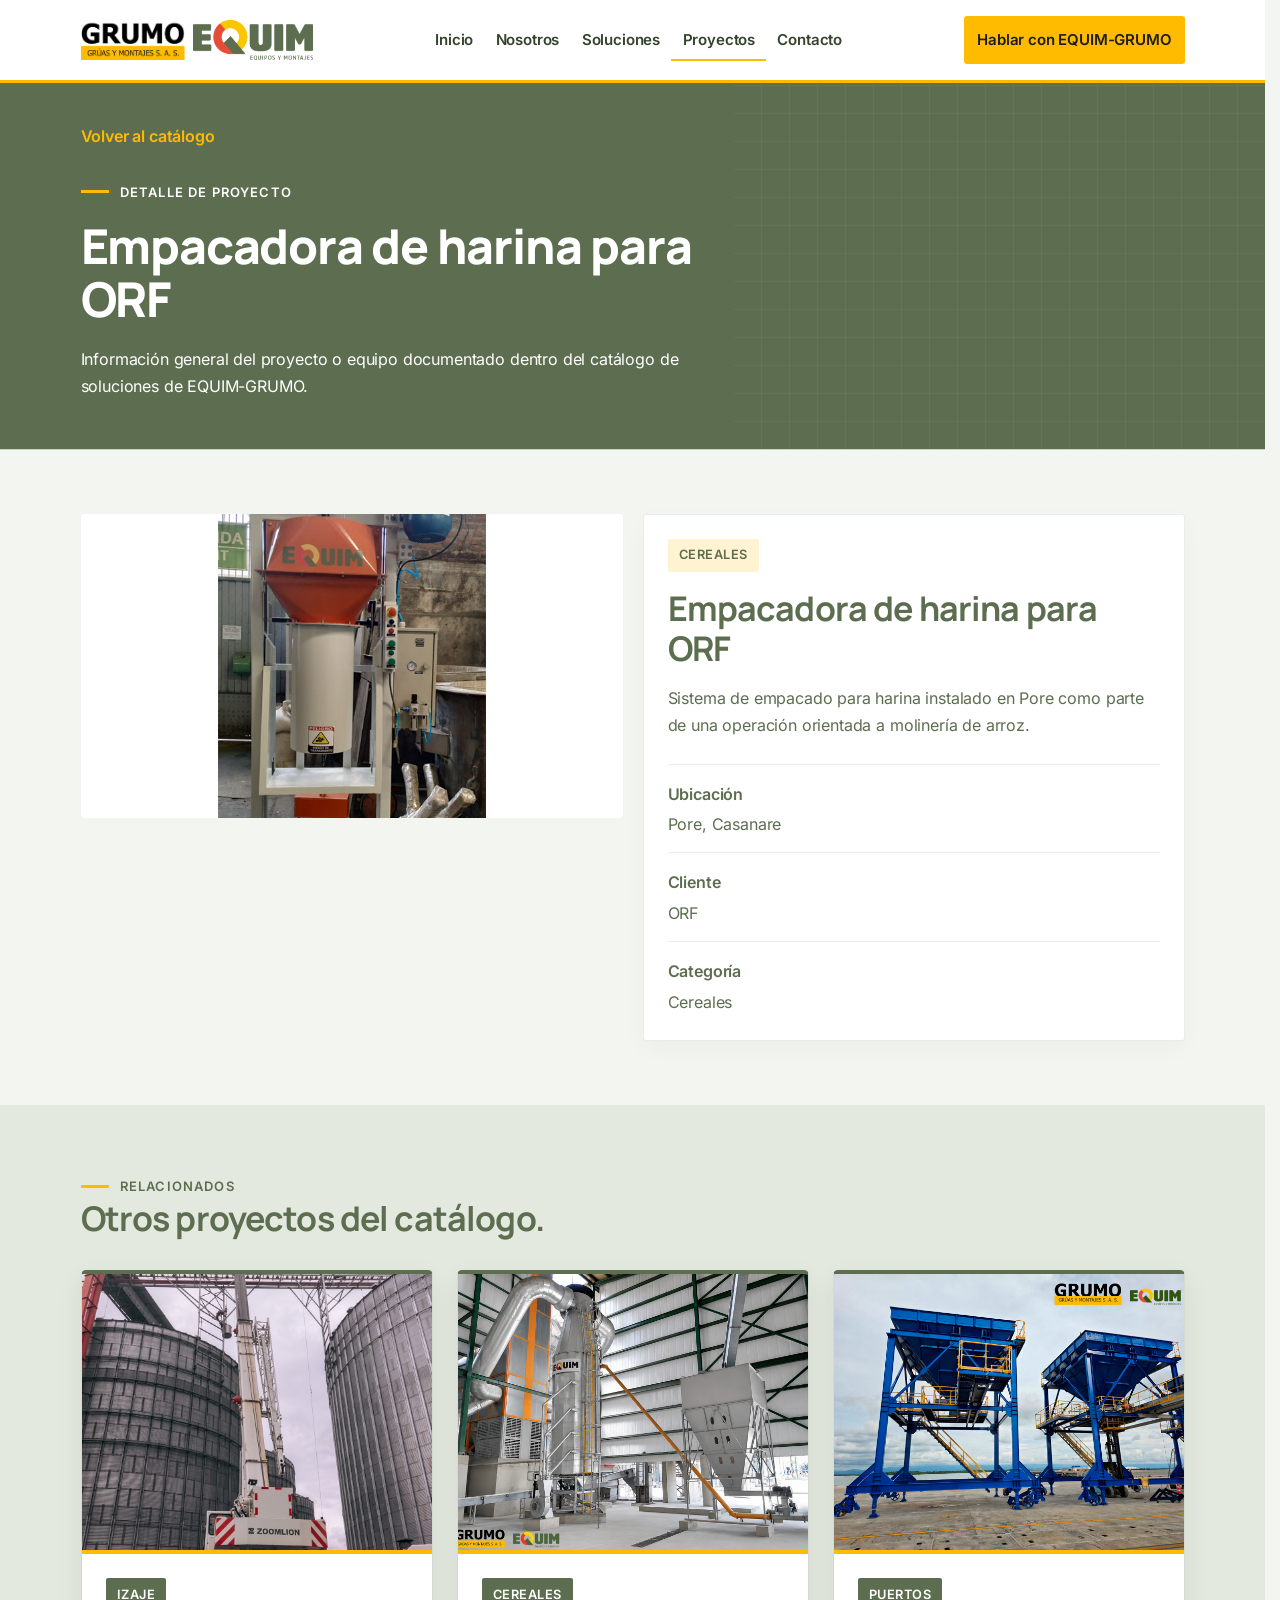
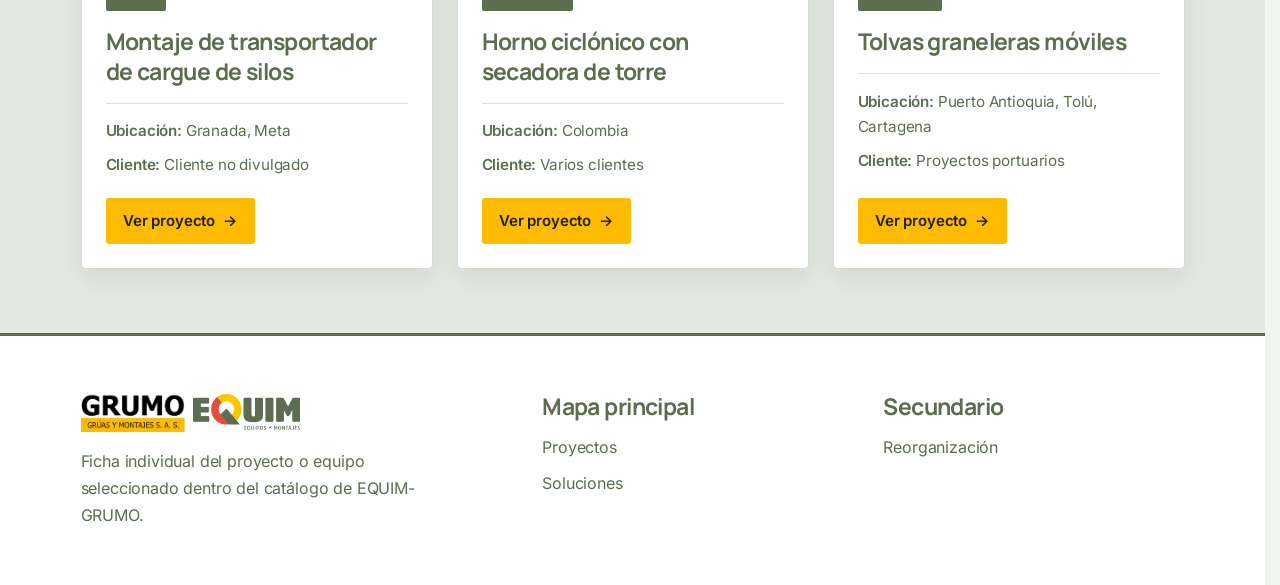
<file: proyecto.html>
<!DOCTYPE html>
<html lang="es">
<head>
    <meta charset="utf-8">
    <title>Detalle de proyecto | EQUIM-GRUMO | GRUMO</title>
    <meta name="viewport" content="width=device-width,initial-scale=1">
    <meta
        name="description"
        content="Detalle individual de proyecto de EQUIM-GRUMO generado a partir del catálogo local."
    >
    <meta property="og:site_name" content="EQUIM-GRUMO | GRUMO">
    <meta property="og:locale" content="es_CO">
    <meta property="og:type" content="website">
    <meta property="og:title" content="Detalle de proyecto | EQUIM-GRUMO | GRUMO">
    <meta property="og:description" content="Detalle individual de proyecto de EQUIM-GRUMO generado a partir del catálogo local.">
    <meta property="og:image" content="./assets/equim-projects/montaje-transportador-silos.jpg">
    <meta property="og:image:alt" content="Proyecto documentado dentro del catálogo local de EQUIM-GRUMO">
    <meta name="twitter:card" content="summary_large_image">
    <meta name="twitter:title" content="Detalle de proyecto | EQUIM-GRUMO | GRUMO">
    <meta name="twitter:description" content="Detalle individual de proyecto de EQUIM-GRUMO generado a partir del catálogo local.">
    <meta name="twitter:image" content="./assets/equim-projects/montaje-transportador-silos.jpg">
    <link rel="icon" type="image/svg+xml" href="./assets/equim-brand/equim-favicon.svg">
    <link rel="shortcut icon" href="./assets/equim-brand/equim-favicon.svg">
    <link href="./css/vendors/aos.css" rel="stylesheet">
    <link href="./style.css" rel="stylesheet">
    <link href="./equim.css?v=20261023-galeria" rel="stylesheet">
    <link href="./site-layout.css?v=20261023-fichas-solo-cuadricula" rel="stylesheet">
</head>
<body class="font-inter antialiased text-slate-900 tracking-tight">
    <div class="site-shell">
        <header class="site-header">
            <div class="max-w-6xl mx-auto px-4 sm:px-6">
                <div class="flex items-center justify-between h-16 md:h-20">
                    <a class="brand-lockup" href="index.html" aria-label="GRUMO y EQUIM-GRUMO">
                        <img class="brand-logo" src="./assets/equim-brand/grumo-logo-nuevo.png" alt="GRUMO">
                        <img class="brand-logo" src="./assets/equim-brand/equim-logo-nuevo.png" alt="EQUIM-GRUMO">
                    </a>
                    <nav class="hidden md:flex md:items-center md:gap-2" aria-label="Navegación principal" data-site-nav="projects"></nav>
                    <div class="hidden md:block header-contact">
                        <a class="btn-primary" href="contacto.html">Hablar con EQUIM-GRUMO</a>
                    </div>
                    <div class="flex md:hidden" x-data="{ expanded: false }">
                        <button class="mobile-toggle" aria-controls="mobile-nav" :aria-expanded="expanded" @click.stop="expanded = !expanded">
                            <span class="sr-only">Abrir menú</span>
                            <svg class="w-5 h-5 fill-current" viewBox="0 0 16 16" xmlns="http://www.w3.org/2000/svg">
                                <rect y="2" width="16" height="2" rx="1"></rect>
                                <rect y="7" width="16" height="2" rx="1"></rect>
                                <rect y="12" width="16" height="2" rx="1"></rect>
                            </svg>
                        </button>
                        <nav
                            id="mobile-nav"
                            class="mobile-nav-panel"
                            @click.away="expanded = false"
                            @keydown.escape.window="expanded = false"
                            x-show="expanded"
                            x-transition:enter="transition ease-out duration-200 transform"
                            x-transition:enter-start="opacity-0 -translate-y-2"
                            x-transition:enter-end="opacity-100 translate-y-0"
                            x-transition:leave="transition ease-out duration-150"
                            x-transition:leave-start="opacity-100"
                            x-transition:leave-end="opacity-0"
                            x-cloak
                            data-mobile-nav="projects"
                        ></nav>
                    </div>
                </div>
            </div>
        </header>

        <main>
            <section class="page-hero">
                <div class="max-w-6xl mx-auto px-4 sm:px-6">
                    <a class="text-link" href="proyectos.html">Volver al catálogo</a>
                    <span class="eyebrow">Detalle de proyecto</span>
                    <h1 class="page-title font-playfair-display" data-project-title>Proyecto</h1>
                    <p class="page-intro">
                        Información general del proyecto o equipo documentado dentro del catálogo de soluciones de EQUIM-GRUMO.
                    </p>
                </div>
            </section>

            <section class="section-shell">
                <div class="max-w-6xl mx-auto px-4 sm:px-6">
                    <div data-project-detail></div>
                </div>
            </section>

            <section class="section-shell section-soft">
                <div class="max-w-6xl mx-auto px-4 sm:px-6">
                    <div class="section-heading">
                        <span class="eyebrow">Relacionados</span>
                        <h2 class="h2 font-playfair-display">Otros proyectos del catálogo.</h2>
                    </div>
                    <div class="project-grid" data-project-related="3"></div>
                </div>
            </section>
        </main>

        <footer class="site-footer">
            <div class="max-w-6xl mx-auto px-4 sm:px-6">
                <div class="footer-grid" data-footer-variant="project"></div>
            </div>
        </footer>
    </div>

    <script src="./js/vendors/alpinejs.min.js" defer></script>
    <script src="./js/vendors/aos.js"></script>
    <script src="./js/site-data.js"></script>
    <script src="./js/site-render.js"></script>
    <script src="./js/main.js"></script>
    <script src="./js/proyectos-data.js?v=20261023-mar-verde-azulado"></script>
    <script src="./js/proyectos.js?v=20261023-fichas-solo-cuadricula"></script>
</body>
</html>
</file>
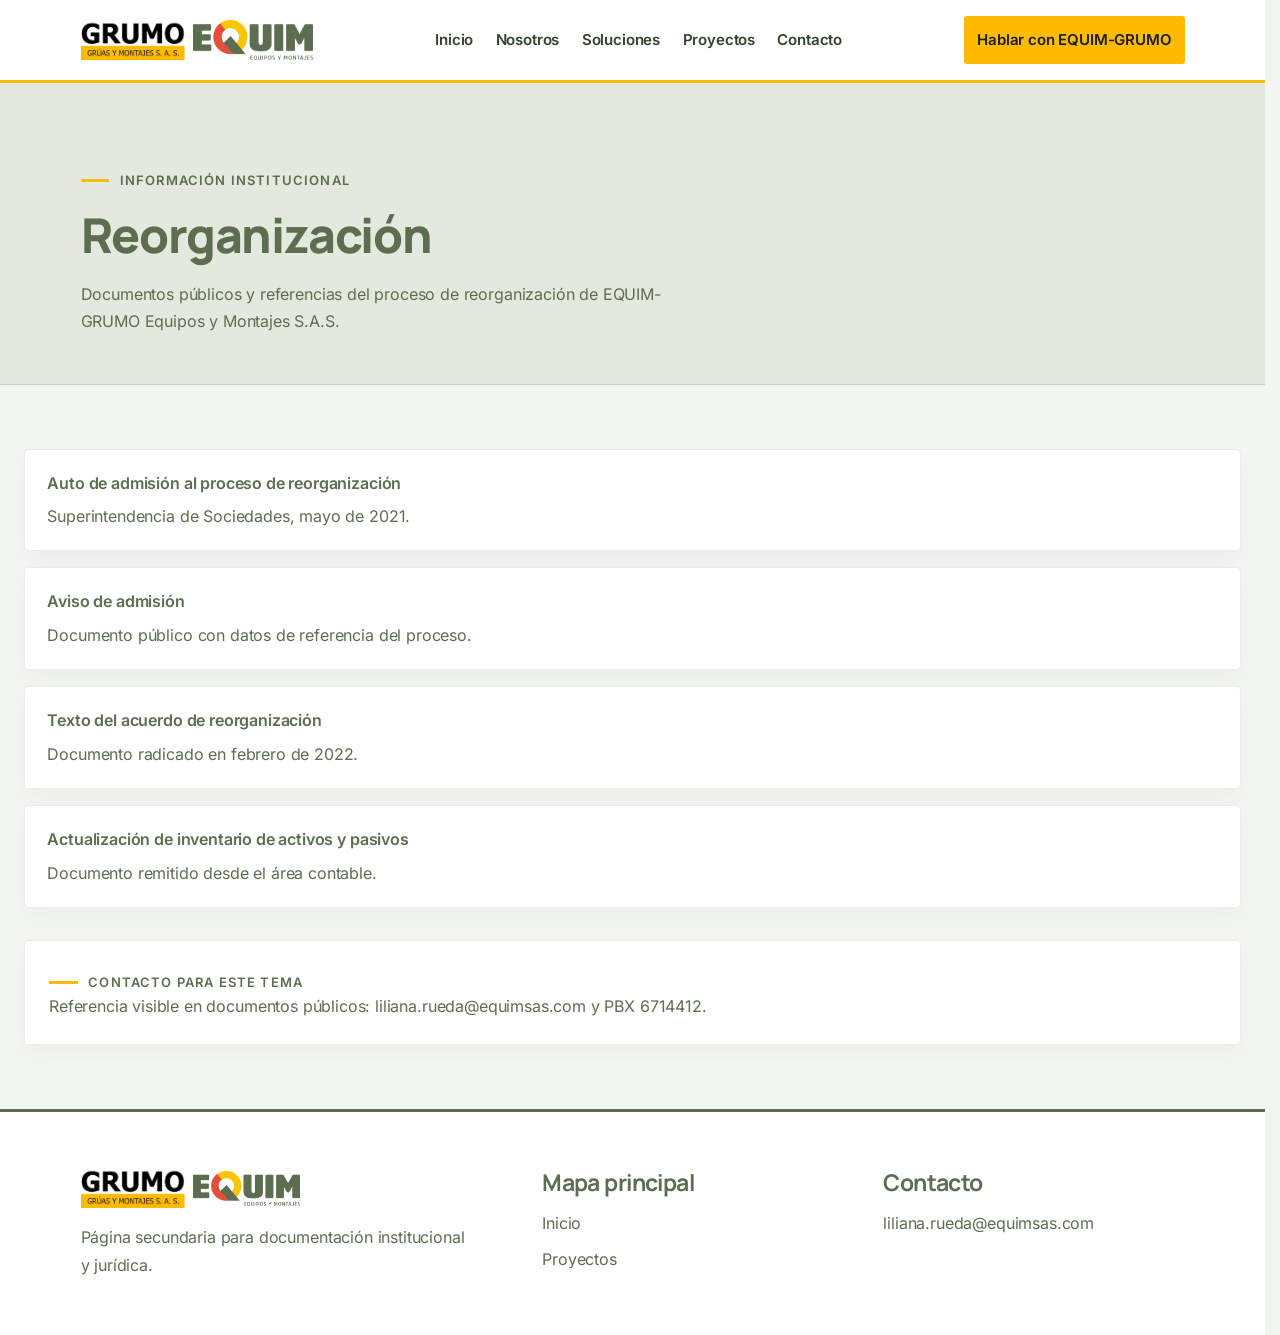
<file: reorganizacion.html>
<!DOCTYPE html>
<html lang="es">
<head>
    <meta charset="utf-8">
    <title>Reorganización | EQUIM-GRUMO | GRUMO</title>
    <meta name="viewport" content="width=device-width,initial-scale=1">
    <meta
        name="description"
        content="Página institucional secundaria para documentos del proceso de reorganización de EQUIM-GRUMO."
    >
    <meta property="og:site_name" content="EQUIM-GRUMO | GRUMO">
    <meta property="og:locale" content="es_CO">
    <meta property="og:type" content="website">
    <meta property="og:title" content="Reorganización | EQUIM-GRUMO | GRUMO">
    <meta property="og:description" content="Página institucional secundaria para documentos del proceso de reorganización de EQUIM-GRUMO.">
    <meta property="og:image" content="./assets/equim-brand/equim-grumo-header-original.png">
    <meta property="og:image:alt" content="Marca de EQUIM-GRUMO y GRUMO">
    <meta name="twitter:card" content="summary_large_image">
    <meta name="twitter:title" content="Reorganización | EQUIM-GRUMO | GRUMO">
    <meta name="twitter:description" content="Página institucional secundaria para documentos del proceso de reorganización de EQUIM-GRUMO.">
    <meta name="twitter:image" content="./assets/equim-brand/equim-grumo-header-original.png">
    <link rel="icon" type="image/svg+xml" href="./assets/equim-brand/equim-favicon.svg">
    <link rel="shortcut icon" href="./assets/equim-brand/equim-favicon.svg">
    <link href="./css/vendors/aos.css" rel="stylesheet">
    <link href="./style.css" rel="stylesheet">
    <link href="./equim.css?v=20261022-layout-final" rel="stylesheet">
    <link href="./site-layout.css?v=20261023-proyectos-visuales" rel="stylesheet">
</head>
<body class="font-inter antialiased text-slate-900 tracking-tight">
    <div class="site-shell">
        <header class="site-header">
            <div class="max-w-6xl mx-auto px-4 sm:px-6">
                <div class="flex items-center justify-between h-16 md:h-20">
                    <a class="brand-lockup" href="index.html" aria-label="GRUMO y EQUIM-GRUMO">
                        <img class="brand-logo" src="./assets/equim-brand/grumo-logo-nuevo.png" alt="GRUMO">
                        <img class="brand-logo" src="./assets/equim-brand/equim-logo-nuevo.png" alt="EQUIM-GRUMO">
                    </a>
                    <nav class="hidden md:flex md:items-center md:gap-2" aria-label="Navegación principal" data-site-nav="secondary"></nav>
                    <div class="hidden md:block header-contact">
                        <a class="btn-primary" href="contacto.html">Hablar con EQUIM-GRUMO</a>
                    </div>
                    <div class="flex md:hidden" x-data="{ expanded: false }">
                        <button class="mobile-toggle" aria-controls="mobile-nav" :aria-expanded="expanded" @click.stop="expanded = !expanded">
                            <span class="sr-only">Abrir menú</span>
                            <svg class="w-5 h-5 fill-current" viewBox="0 0 16 16" xmlns="http://www.w3.org/2000/svg">
                                <rect y="2" width="16" height="2" rx="1"></rect>
                                <rect y="7" width="16" height="2" rx="1"></rect>
                                <rect y="12" width="16" height="2" rx="1"></rect>
                            </svg>
                        </button>
                        <nav
                            id="mobile-nav"
                            class="mobile-nav-panel"
                            @click.away="expanded = false"
                            @keydown.escape.window="expanded = false"
                            x-show="expanded"
                            x-transition:enter="transition ease-out duration-200 transform"
                            x-transition:enter-start="opacity-0 -translate-y-2"
                            x-transition:enter-end="opacity-100 translate-y-0"
                            x-transition:leave="transition ease-out duration-150"
                            x-transition:leave-start="opacity-100"
                            x-transition:leave-end="opacity-0"
                            x-cloak
                            data-mobile-nav="secondary"
                        ></nav>
                    </div>
                </div>
            </div>
        </header>

        <main>
            <section class="page-hero">
                <div class="max-w-6xl mx-auto px-4 sm:px-6">
                    <span class="eyebrow">Información institucional</span>
                    <h1 class="page-title font-playfair-display">Reorganización</h1>
                    <p class="page-intro">
                        Documentos públicos y referencias del proceso de reorganización de EQUIM-GRUMO Equipos y Montajes S.A.S.
                    </p>
                </div>
            </section>

            <section class="section-shell">
                <div class="max-w-4xl mx-auto px-4 sm:px-6">
                    <div class="document-list" data-reorganization-docs></div>

                    <article class="surface-card mt-8">
                        <span class="eyebrow">Contacto para este tema</span>
                        <p data-reorganization-contact></p>
                    </article>
                </div>
            </section>
        </main>

        <footer class="site-footer">
            <div class="max-w-6xl mx-auto px-4 sm:px-6">
                <div class="footer-grid" data-footer-variant="reorganization"></div>
            </div>
        </footer>
    </div>

    <script src="./js/vendors/alpinejs.min.js" defer></script>
    <script src="./js/vendors/aos.js"></script>
    <script src="./js/site-data.js"></script>
    <script src="./js/site-render.js"></script>
    <script src="./js/main.js"></script>
</body>
</html>
</file>
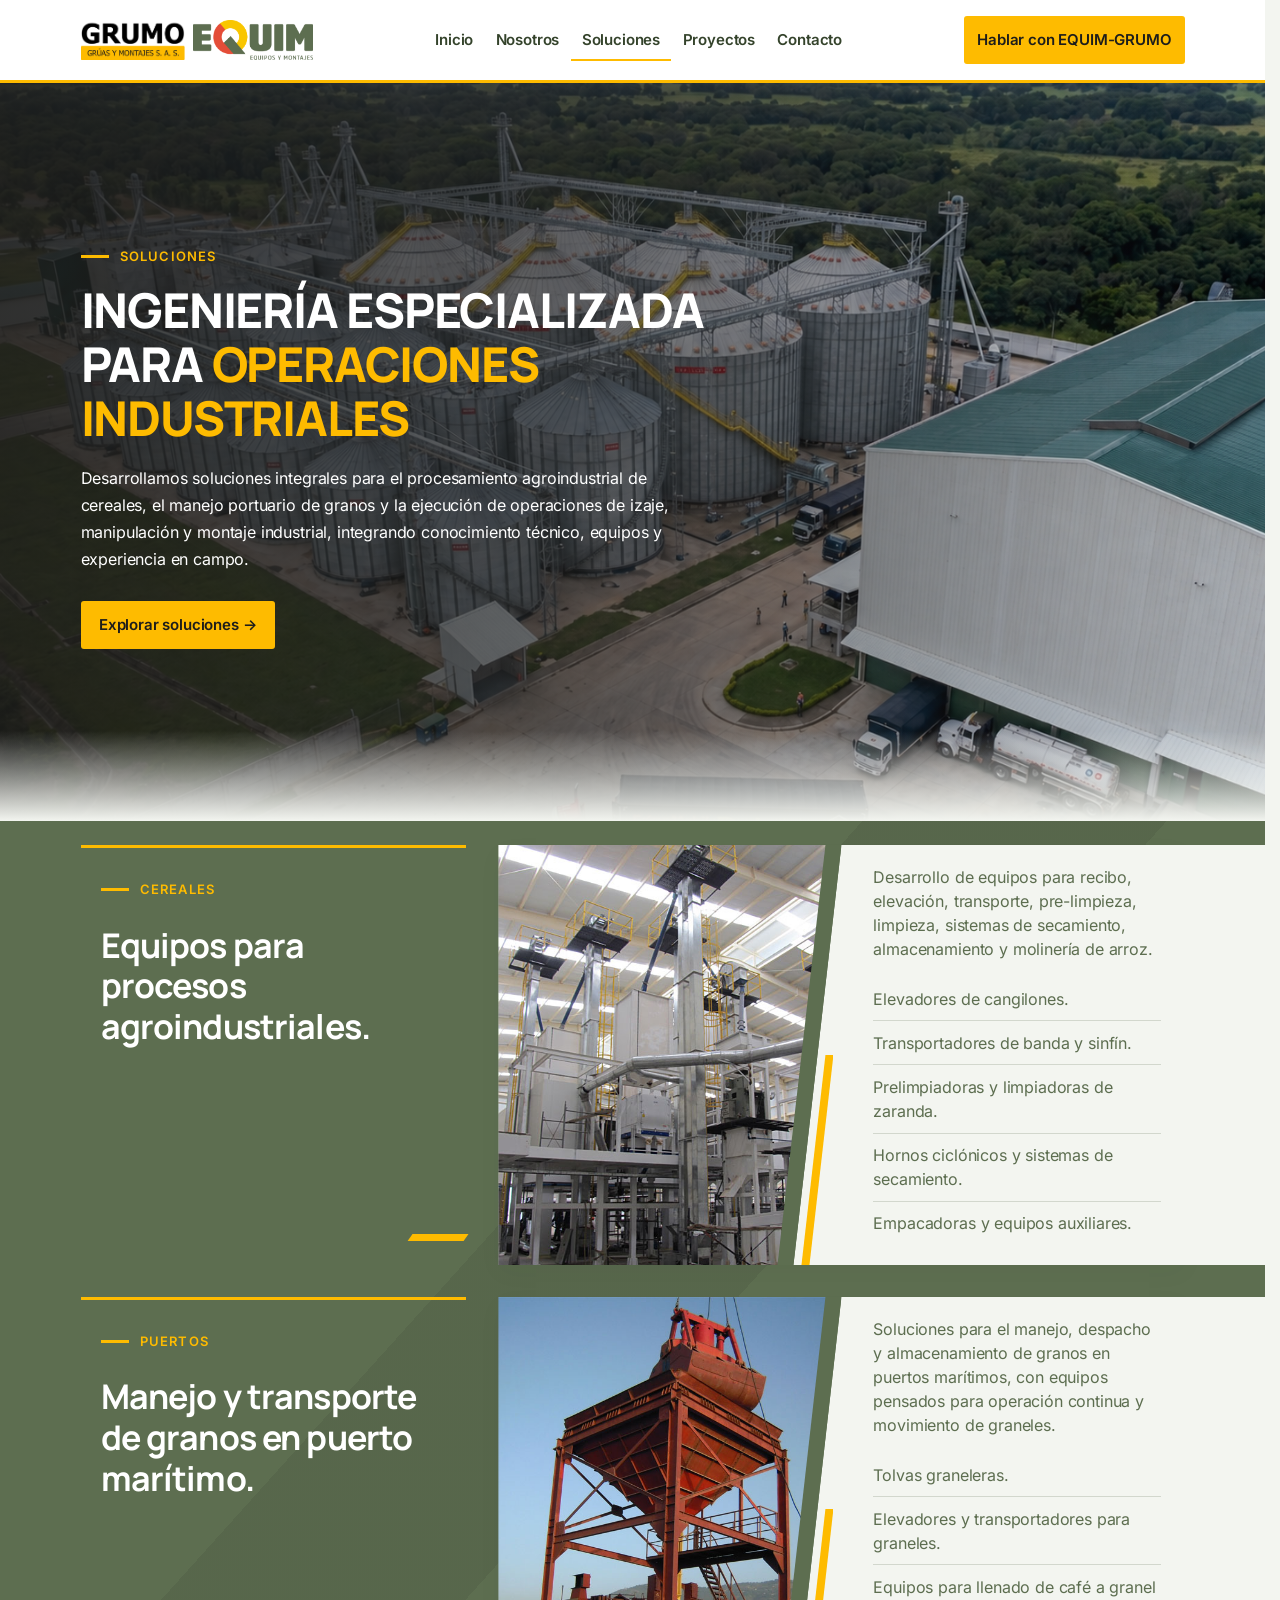
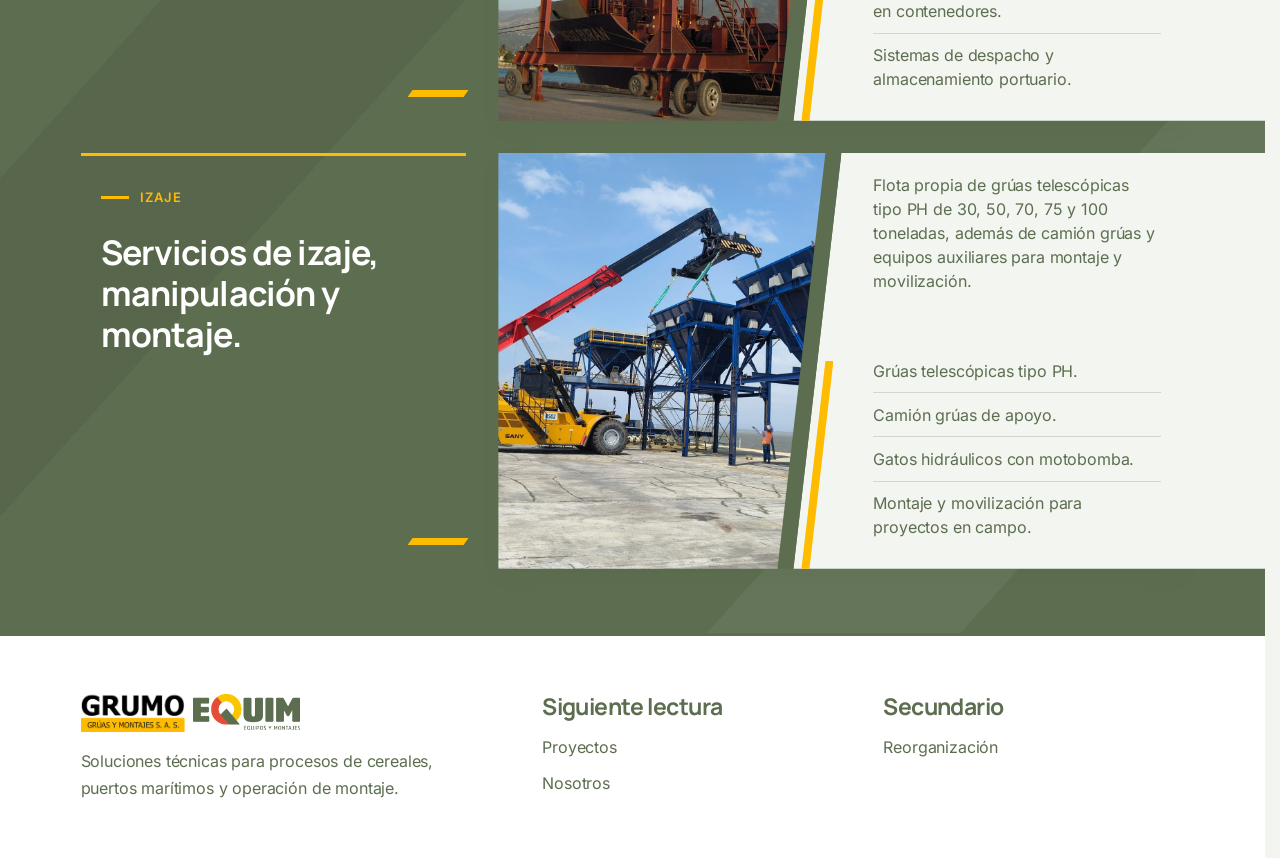
<file: soluciones.html>
<!DOCTYPE html>
<html lang="es">
<head>
    <meta charset="utf-8">
    <title>Soluciones | EQUIM-GRUMO | GRUMO</title>
    <meta name="viewport" content="width=device-width,initial-scale=1">
    <meta
        name="description"
        content="Soluciones de EQUIM-GRUMO para procesos agroindustriales de cereales, manejo portuario de granos y servicios de izaje y montaje."
    >
    <meta property="og:site_name" content="EQUIM-GRUMO | GRUMO">
    <meta property="og:locale" content="es_CO">
    <meta property="og:type" content="website">
    <meta property="og:title" content="Soluciones | EQUIM-GRUMO | GRUMO">
    <meta property="og:description" content="Soluciones de EQUIM-GRUMO para procesos agroindustriales de cereales, manejo portuario de granos y servicios de izaje y montaje.">
    <meta property="og:image" content="./assets/equim-projects/transportador-banda-compas.jpg">
    <meta property="og:image:alt" content="Transportador de banda para manejo de graneles fabricado por EQUIM-GRUMO">
    <meta name="twitter:card" content="summary_large_image">
    <meta name="twitter:title" content="Soluciones | EQUIM-GRUMO | GRUMO">
    <meta name="twitter:description" content="Soluciones de EQUIM-GRUMO para procesos agroindustriales de cereales, manejo portuario de granos y servicios de izaje y montaje.">
    <meta name="twitter:image" content="./assets/equim-projects/transportador-banda-compas.jpg">
    <link rel="icon" type="image/svg+xml" href="./assets/equim-brand/equim-favicon.svg">
    <link rel="shortcut icon" href="./assets/equim-brand/equim-favicon.svg">
    <link href="./css/vendors/aos.css" rel="stylesheet">
    <link href="./style.css" rel="stylesheet">
    <link href="./equim.css?v=20261022-layout-final" rel="stylesheet">
    <link href="./site-layout.css?v=20261023-proyectos-visuales" rel="stylesheet">
</head>
<body class="font-inter antialiased text-slate-900 tracking-tight">
    <div class="site-shell">
        <header class="site-header">
            <div class="max-w-6xl mx-auto px-4 sm:px-6">
                <div class="flex items-center justify-between h-16 md:h-20">
                    <a class="brand-lockup" href="index.html" aria-label="GRUMO y EQUIM-GRUMO">
                        <img class="brand-logo" src="./assets/equim-brand/grumo-logo-nuevo.png" alt="GRUMO">
                        <img class="brand-logo" src="./assets/equim-brand/equim-logo-nuevo.png" alt="EQUIM-GRUMO">
                    </a>
                    <nav class="hidden md:flex md:items-center md:gap-2" aria-label="Navegación principal" data-site-nav="solutions"></nav>
                    <div class="hidden md:block header-contact">
                        <a class="btn-primary" href="contacto.html">Hablar con EQUIM-GRUMO</a>
                    </div>
                    <div class="flex md:hidden" x-data="{ expanded: false }">
                        <button class="mobile-toggle" aria-controls="mobile-nav" :aria-expanded="expanded" @click.stop="expanded = !expanded">
                            <span class="sr-only">Abrir menú</span>
                            <svg class="w-5 h-5 fill-current" viewBox="0 0 16 16" xmlns="http://www.w3.org/2000/svg">
                                <rect y="2" width="16" height="2" rx="1"></rect>
                                <rect y="7" width="16" height="2" rx="1"></rect>
                                <rect y="12" width="16" height="2" rx="1"></rect>
                            </svg>
                        </button>
                        <nav
                            id="mobile-nav"
                            class="mobile-nav-panel"
                            @click.away="expanded = false"
                            @keydown.escape.window="expanded = false"
                            x-show="expanded"
                            x-transition:enter="transition ease-out duration-200 transform"
                            x-transition:enter-start="opacity-0 -translate-y-2"
                            x-transition:enter-end="opacity-100 translate-y-0"
                            x-transition:leave="transition ease-out duration-150"
                            x-transition:leave-start="opacity-100"
                            x-transition:leave-end="opacity-0"
                            x-cloak
                            data-mobile-nav="solutions"
                        ></nav>
                    </div>
                </div>
            </div>
        </header>

        <main>
            <section class="page-hero projects-photo-hero interior-home-preview solutions-photo-hero">
                <div class="max-w-6xl mx-auto px-4 sm:px-6">
                    <span class="eyebrow">Soluciones</span>
                    <h1 class="page-title font-playfair-display">Ingeniería especializada para <span>operaciones industriales</span></h1>
                    <p class="page-intro">
                        Desarrollamos soluciones integrales para el procesamiento agroindustrial de cereales, el manejo portuario de granos y la ejecución de operaciones de izaje, manipulación y montaje industrial, integrando conocimiento técnico, equipos y experiencia en campo.
                    </p>
                    <div class="hero-actions"><a class="btn-primary" href="#cereales">Explorar soluciones →</a></div>
                </div>
            </section>

            <section class="section-shell solutions-lines-section">
                <div class="max-w-6xl mx-auto px-4 sm:px-6">
                    <div id="cereales" class="solution-detail">
                        <div>
                            <span class="eyebrow">Cereales</span>
                            <h2 class="h2 font-playfair-display">Equipos para procesos agroindustriales.</h2>
                        </div>
                        <div class="surface-card">
                            <figure class="solution-photo-frame"><div class="solution-photo-window"><img class="solution-inline-image" src="./assets/equim-projects/cangilon-cereales.jpg" alt="Equipos para procesos agroindustriales de cereales"></div></figure>
                            <div class="solution-copy-panel">
                            <p>
                                Desarrollo de equipos para recibo, elevación, transporte, pre-limpieza, limpieza, sistemas de secamiento, almacenamiento y molinería de arroz.
                            </p>
                            <ul class="clean-list">
                                <li>Elevadores de cangilones.</li>
                                <li>Transportadores de banda y sinfín.</li>
                                <li>Prelimpiadoras y limpiadoras de zaranda.</li>
                                <li>Hornos ciclónicos y sistemas de secamiento.</li>
                                <li>Empacadoras y equipos auxiliares.</li>
                            </ul>
                            </div>
                        </div>
                    </div>

                    <div id="puertos" class="solution-detail">
                        <div>
                            <span class="eyebrow">Puertos</span>
                            <h2 class="h2 font-playfair-display">Manejo y transporte de granos en puerto marítimo.</h2>
                        </div>
                        <div class="surface-card">
                            <figure class="solution-photo-frame"><div class="solution-photo-window"><img class="solution-inline-image" src="./assets/equim-projects/tolva-puerto.jpg" alt="Tolva granelera para operación portuaria"></div></figure>
                            <div class="solution-copy-panel">
                            <p>
                                Soluciones para el manejo, despacho y almacenamiento de granos en puertos marítimos, con equipos pensados para operación continua y movimiento de graneles.
                            </p>
                            <ul class="clean-list">
                                <li>Tolvas graneleras.</li>
                                <li>Elevadores y transportadores para graneles.</li>
                                <li>Equipos para llenado de café a granel en contenedores.</li>
                                <li>Sistemas de despacho y almacenamiento portuario.</li>
                            </ul>
                            </div>
                        </div>
                    </div>

                    <div id="izaje" class="solution-detail">
                        <div>
                            <span class="eyebrow">Izaje</span>
                            <h2 class="h2 font-playfair-display">Servicios de izaje, manipulación y montaje.</h2>
                        </div>
                        <div class="surface-card">
                            <figure class="solution-photo-frame"><div class="solution-photo-window"><img class="solution-inline-image" src="./assets/equim-hero/hero-grua-tolvas.jpg" alt="Montaje con grúa y tolvas en operación de EQUIM-GRUMO"></div></figure>
                            <div class="solution-copy-panel">
                            <p>
                                Flota propia de grúas telescópicas tipo PH de 30, 50, 70, 75 y 100 toneladas, además de camión grúas y equipos auxiliares para montaje y movilización.
                            </p>
                            <ul class="clean-list">
                                <li>Grúas telescópicas tipo PH.</li>
                                <li>Camión grúas de apoyo.</li>
                                <li>Gatos hidráulicos con motobomba.</li>
                                <li>Montaje y movilización para proyectos en campo.</li>
                            </ul>
                            </div>
                        </div>
                    </div>
                </div>
            </section>
        </main>

        <footer class="site-footer">
            <div class="max-w-6xl mx-auto px-4 sm:px-6">
                <div class="footer-grid" data-footer-variant="solutions"></div>
            </div>
        </footer>
    </div>

    <script src="./js/vendors/alpinejs.min.js" defer></script>
    <script src="./js/vendors/aos.js"></script>
    <script src="./js/site-data.js"></script>
    <script src="./js/site-render.js"></script>
    <script src="./js/main.js"></script>
</body>
</html>
</file>
<file: equim.css>
:root {
    --equim-ink: #1D1D1B;
    --equim-muted: #1D1D1B;
    --equim-line: #d9e0d3;
    --equim-paper: #f5f6f1;
    --equim-surface: #ffffff;
    --equim-accent: #E44D38;
    --equim-accent-dark: #E44D38;
    --equim-gold: #FEBB00;
    --equim-forest: #5D6E50;
    --equim-dark: #1D1D1B;
}

html {
    scroll-behavior: smooth;
}

body {
    background: linear-gradient(180deg, #fbfbf7 0%, #f1f4eb 100%);
    color: var(--equim-ink);
}

.about-page .page-intro,
.about-page .section-heading p,
.about-page .surface-card p,
.about-page .stats-strip span {
    color: #5D6E50;
}

.about-page .stats-strip strong,
.about-page .surface-card h2,
.about-page .surface-card .h2,
.about-page .surface-card h3,
.about-page .surface-card .h3 {
    color: #5D6E50;
}

body::before {
    content: "";
    position: fixed;
    inset: 0;
    pointer-events: none;
    background:
        radial-gradient(circle at 10% 15%, rgba(254, 187, 0, 0.14), transparent 22%),
        radial-gradient(circle at 86% 22%, rgba(93, 110, 80, 0.12), transparent 18%),
        radial-gradient(circle at 72% 78%, rgba(228, 77, 56, 0.08), transparent 20%);
    z-index: -1;
}

.site-shell {
    min-height: 100vh;
}

.site-header {
    position: sticky;
    top: 0;
    z-index: 40;
    backdrop-filter: blur(16px);
    background: rgba(251, 251, 247, 0.92);
    border-bottom: 1px solid rgba(93, 110, 80, 0.12);
}

.brand-lockup {
    display: inline-flex;
    align-items: center;
    gap: 0.5rem;
    color: var(--equim-ink);
}

.brand-logo {
    display: block;
    width: auto;
    height: auto;
    max-width: min(15rem, 48vw);
    max-height: 3rem;
}

.nav-link {
    padding: 0.625rem 0.875rem;
    border-radius: 999px;
    color: var(--equim-muted);
    font-weight: 600;
    transition: 180ms ease;
}

.nav-link:hover,
.nav-link.is-active {
    color: var(--equim-ink);
    background: rgba(254, 187, 0, 0.18);
}

.mobile-toggle {
    display: inline-flex;
    align-items: center;
    justify-content: center;
    width: 2.5rem;
    height: 2.5rem;
    border-radius: 999px;
    color: var(--equim-ink);
    background: rgba(93, 110, 80, 0.1);
}

.mobile-nav-panel {
    position: absolute;
    right: 1rem;
    top: calc(100% + 0.5rem);
    display: grid;
    min-width: 12rem;
    padding: 0.75rem;
    border: 1px solid rgba(93, 110, 80, 0.12);
    border-radius: 1rem;
    background: #fff;
    box-shadow: 0 18px 40px rgba(63, 81, 64, 0.12);
}

.mobile-nav-link {
    padding: 0.65rem 0.75rem;
    border-radius: 0.75rem;
    font-weight: 600;
}

.mobile-nav-link:hover,
.mobile-nav-link.is-active {
    background: rgba(254, 187, 0, 0.18);
}

.btn-primary,
.btn-secondary {
    display: inline-flex;
    align-items: center;
    justify-content: center;
    gap: 0.5rem;
    min-height: 3rem;
    padding: 0.8rem 1.15rem;
    border-radius: 999px;
    font-weight: 700;
    transition: 180ms ease;
}

.btn-primary {
    color: var(--equim-ink);
    background: linear-gradient(135deg, #FEBB00, var(--equim-gold));
    box-shadow: 0 12px 24px rgba(254, 187, 0, 0.26);
}

.btn-primary:hover {
    transform: translateY(-1px);
}

.btn-secondary {
    color: var(--equim-ink);
    background: rgba(93, 110, 80, 0.1);
}

.btn-secondary:hover {
    background: rgba(93, 110, 80, 0.16);
}

.text-link {
    color: var(--equim-accent);
    font-weight: 700;
}

.hero-section,
.page-hero {
    padding: 4.5rem 0 2rem;
}

.hero-grid {
    display: grid;
    gap: 2rem;
    align-items: center;
}

.hero-visual-cluster {
    position: relative;
    display: grid;
    gap: 1.15rem;
}

.hero-visual {
    overflow: hidden;
    border-radius: 1.75rem;
    border: 1px solid rgba(93, 110, 80, 0.12);
    box-shadow: 0 24px 44px rgba(63, 81, 64, 0.14);
}

.hero-visual img {
    display: block;
    width: 100%;
    height: 100%;
    object-fit: cover;
}

.hero-visual-main {
    min-height: 33rem;
}

.hero-visual-offset {
    width: min(70%, 24rem);
    justify-self: end;
    min-height: 13.5rem;
    margin-top: -6.25rem;
    position: relative;
    z-index: 2;
}

.hero-visual-support {
    box-shadow: 0 28px 46px rgba(34, 51, 76, 0.2);
    border-color: rgba(63, 81, 64, 0.16);
}

.hero-visual-translucent {
    position: relative;
}

.hero-visual-translucent::after {
    content: "";
    position: absolute;
    inset: 0;
    background:
        linear-gradient(132deg, rgba(245, 246, 241, 0.08), rgba(19, 38, 64, 0.24)),
        linear-gradient(180deg, rgba(255, 255, 255, 0.02), rgba(255, 255, 255, 0.08));
    pointer-events: none;
}

.hero-visual-translucent img {
    opacity: 0.92;
    transform: scale(1.03);
}

.hero-image-crane {
    object-position: center 58%;
}

.hero-image-crane-offset {
    object-position: center 46%;
    transform: scale(1.05);
}

.hero-image-silos {
    object-position: center 18%;
    transform: scale(1.08);
}

.hero-image-silos-main {
    object-position: center 24%;
    transform: scale(1.04);
}

.hero-title,
.page-title {
    font-size: clamp(2.5rem, 7vw, 4.7rem);
    line-height: 0.95;
    margin: 1rem 0 1.25rem;
}

.hero-copy,
.page-intro,
.section-heading p,
.surface-card p,
.solution-card p,
.story-panel p {
    color: var(--equim-muted);
    font-size: 1.05rem;
    line-height: 1.8;
}

.hero-actions {
    display: flex;
    flex-wrap: wrap;
    gap: 0.875rem;
    margin-top: 1.75rem;
}

.hero-pills {
    display: flex;
    flex-wrap: wrap;
    gap: 0.625rem;
    margin-top: 1.75rem;
}

.hero-pills li,
.solution-tag,
.category-pill,
.team-role {
    display: inline-flex;
    align-items: center;
    width: fit-content;
    padding: 0.35rem 0.7rem;
    border-radius: 999px;
    background: rgba(254, 187, 0, 0.18);
    color: var(--equim-forest);
    font-size: 0.8rem;
    font-weight: 700;
    letter-spacing: 0.04em;
    text-transform: uppercase;
}

.eyebrow {
    color: var(--equim-accent-dark);
    font-size: 0.8rem;
    font-weight: 800;
    letter-spacing: 0.09em;
    text-transform: uppercase;
}

.hero-panel,
.surface-card,
.solution-card,
.story-panel,
.document-item,
.project-card,
.detail-card {
    border: 1px solid rgba(93, 110, 80, 0.12);
    border-radius: 1.6rem;
    background: rgba(255, 255, 255, 0.86);
    box-shadow: 0 22px 50px rgba(63, 81, 64, 0.08);
}

.hero-panel,
.surface-card,
.solution-card,
.story-panel,
.detail-card {
    padding: 1.5rem;
}

.hero-panel {
    background:
        radial-gradient(circle at top right, rgba(254, 187, 0, 0.22), transparent 40%),
        linear-gradient(180deg, rgba(255, 255, 255, 0.94), rgba(245, 246, 241, 0.94));
    width: min(88%, 30rem);
    margin-top: -4.75rem;
    margin-left: 1rem;
    position: relative;
    z-index: 3;
}

.hero-metrics {
    display: grid;
    gap: 0.9rem;
    margin-top: 1.5rem;
}

.hero-metrics article {
    display: grid;
    gap: 0.15rem;
    padding-top: 0.9rem;
    border-top: 1px solid rgba(93, 110, 80, 0.12);
}

.hero-metrics strong {
    font-size: 2rem;
    line-height: 1;
    color: var(--equim-forest);
}

.hero-metrics span {
    color: var(--equim-muted);
}

.section-shell {
    padding: 2.5rem 0;
}

.stats-band {
    padding-top: 0;
}

.stats-strip {
    display: grid;
    gap: 1rem;
}

.stats-strip article {
    padding: 1.25rem 1.3rem;
    border-radius: 1.4rem;
    border: 1px solid rgba(93, 110, 80, 0.12);
    background: rgba(255, 255, 255, 0.84);
    box-shadow: 0 16px 32px rgba(63, 81, 64, 0.08);
}

.stats-strip strong {
    display: block;
    margin-bottom: 0.45rem;
    color: var(--equim-forest);
    font-size: 1.05rem;
}

.stats-strip span {
    color: var(--equim-muted);
    line-height: 1.7;
}

.section-soft {
    background: rgba(255, 255, 255, 0.42);
}

.section-dark {
    background: linear-gradient(180deg, var(--equim-dark), #5D6E50);
    color: #fff;
}

.section-dark-texture {
    position: relative;
    overflow: hidden;
}

.section-dark-texture::before {
    content: "";
    position: absolute;
    inset: 0;
    background:
        linear-gradient(120deg, rgba(255, 255, 255, 0.04) 0%, transparent 30%),
        repeating-linear-gradient(
            135deg,
            rgba(255, 255, 255, 0.03) 0,
            rgba(255, 255, 255, 0.03) 2px,
            transparent 2px,
            transparent 18px
        );
    pointer-events: none;
}

.section-heading {
    max-width: 44rem;
    margin-bottom: 2rem;
}

.section-heading-dark p,
.section-dark .h2 {
    color: #fff;
}

.section-dark .eyebrow {
    color: #FEBB00;
}

.section-dark .story-panel .eyebrow,
.section-dark .surface-card .eyebrow {
    color: var(--equim-accent-dark);
}

.split-heading {
    display: flex;
    flex-wrap: wrap;
    justify-content: space-between;
    gap: 1rem;
    align-items: end;
    max-width: none;
}

.capability-grid,
.solution-grid,
.project-grid,
.team-grid,
.client-grid,
.footer-grid,
.story-grid,
.contact-layout {
    display: grid;
    gap: 1rem;
}

.card-index {
    display: inline-flex;
    margin-bottom: 1rem;
    color: var(--equim-accent-dark);
    font-weight: 800;
}

.client-grid {
    grid-template-columns: repeat(2, minmax(0, 1fr));
    margin-bottom: 1.5rem;
}

.client-plaque {
    display: grid;
    gap: 0.5rem;
    padding: 1rem 1.05rem;
    border-radius: 1rem;
    border: 1px solid rgba(255, 255, 255, 0.12);
    background: rgba(255, 255, 255, 0.9);
    backdrop-filter: blur(6px);
}

.client-plaque strong {
    font-size: 1rem;
    color: var(--equim-ink);
}

.client-plaque span {
    color: var(--equim-muted);
    font-size: 0.9rem;
}

.client-plaque-logo {
    display: grid;
    place-items: center;
    min-height: 7rem;
    padding: 0.65rem;
    border-radius: 0.85rem;
    background: #fff;
}

.client-logo {
    display: block;
    width: min(100%, 11rem);
    max-width: 100%;
    max-height: 5.4rem;
    object-fit: contain;
}

.story-panel {
    min-height: 100%;
    color: var(--equim-ink);
}

.story-panel h3,
.story-panel .h3 {
    color: var(--equim-ink);
}

.surface-card h2,
.surface-card .h2,
.surface-card h3,
.surface-card .h3,
.story-panel h2,
.story-panel .h2,
.story-panel h3,
.story-panel .h3 {
    color: var(--equim-ink);
}

.story-panel p {
    color: var(--equim-muted);
}

.story-panel-accent,
.surface-card-accent {
    background:
        radial-gradient(circle at top right, rgba(254, 187, 0, 0.18), transparent 40%),
        rgba(255, 255, 255, 0.94);
}

.solution-card a,
.document-item strong,
.footer-list a,
.contact-points a,
.project-card a,
.text-link {
    transition: 180ms ease;
}

.solution-card a,
.project-card a {
    display: inline-flex;
    margin-top: 1.2rem;
    font-weight: 700;
    color: var(--equim-accent-dark);
}

.document-list {
    display: grid;
    gap: 1rem;
}

.document-item {
    display: grid;
    gap: 0.4rem;
    padding: 1.25rem 1.4rem;
}

.document-item strong {
    color: var(--equim-ink);
}

.document-item span {
    color: var(--equim-muted);
}

.document-item:hover strong,
.solution-card a:hover,
.project-card a:hover,
.footer-list a:hover,
.contact-points a:hover,
.text-link:hover {
    color: var(--equim-accent);
}

.contact-layout {
    align-items: start;
}

.contact-stack,
.contact-points,
.contact-actions,
.cta-band-points {
    display: grid;
    gap: 1rem;
}

.contact-points strong {
    display: block;
    margin-bottom: 0.2rem;
}

.cta-band {
    display: grid;
    gap: 1.25rem;
    padding: 1.5rem;
    border-radius: 1.75rem;
    border: 1px solid rgba(93, 110, 80, 0.12);
    background:
        radial-gradient(circle at top right, rgba(254, 187, 0, 0.18), transparent 34%),
        linear-gradient(180deg, rgba(255, 255, 255, 0.92), rgba(245, 246, 241, 0.94));
    box-shadow: 0 24px 46px rgba(63, 81, 64, 0.08);
}

.cta-band-copy p,
.cta-band-points a {
    color: var(--equim-muted);
}

.cta-band-panel {
    display: grid;
    gap: 1rem;
}

.cta-band-points {
    grid-template-columns: repeat(1, minmax(0, 1fr));
}

.cta-band-points strong {
    display: block;
    margin-bottom: 0.2rem;
    color: var(--equim-ink);
}

.cta-band-compact {
    align-items: center;
}

.team-portrait,
.solution-inline-image {
    display: block;
    width: 100%;
    border-radius: 1.25rem;
    margin-bottom: 1rem;
    object-fit: cover;
    background: #e6e6e6;
}

.team-portrait {
    aspect-ratio: 4 / 5;
    object-position: center top;
}

.solution-inline-image {
    aspect-ratio: 16 / 9;
}

.clean-list {
    display: grid;
    gap: 0.55rem;
    margin-top: 1rem;
    color: var(--equim-muted);
}

.solution-detail {
    display: grid;
    gap: 1rem;
    margin-bottom: 1.75rem;
}

.team-grid {
    grid-template-columns: repeat(1, minmax(0, 1fr));
}

.filter-row {
    display: flex;
    flex-wrap: wrap;
    gap: 0.75rem;
    margin-bottom: 1.5rem;
}

.filter-chip {
    display: inline-flex;
    align-items: center;
    justify-content: center;
    padding: 0.65rem 1rem;
    border: 1px solid rgba(93, 110, 80, 0.12);
    border-radius: 999px;
    background: rgba(255, 255, 255, 0.82);
    font-weight: 700;
    color: var(--equim-muted);
}

.filter-chip.is-active,
.filter-chip:hover {
    color: var(--equim-ink);
    border-color: rgba(254, 187, 0, 0.5);
    background: rgba(254, 187, 0, 0.18);
}

.project-card {
    overflow: hidden;
}

.project-card-image {
    display: block;
    width: 100%;
    aspect-ratio: 4 / 3;
    object-fit: cover;
    background: #e6e6e6;
}

.project-card-body {
    display: grid;
    gap: 0.9rem;
    padding: 1.25rem;
}

.project-card-meta {
    display: grid;
    gap: 0.3rem;
    color: var(--equim-muted);
    font-size: 0.95rem;
}

.project-card-title {
    font-size: 1.4rem;
    line-height: 1.15;
}

.detail-layout {
    display: grid;
    gap: 1.25rem;
}

.detail-hero-image {
    display: block;
    width: 100%;
    border-radius: 1.5rem;
    aspect-ratio: 16 / 10;
    object-fit: cover;
    background: #e6e6e6;
    cursor: zoom-in;
}

.detail-gallery {
    display: grid;
    grid-template-columns: repeat(2, 1fr);
    gap: 0.75rem;
    margin-top: 0.75rem;
}

.detail-gallery-image {
    display: block;
    width: 100%;
    border-radius: 0.75rem;
    aspect-ratio: 4 / 3;
    object-fit: cover;
    background: #e6e6e6;
    cursor: zoom-in;
}

body.lightbox-open {
    overflow: hidden;
}

.lightbox-overlay {
    position: fixed;
    inset: 0;
    background: rgba(8, 12, 10, 0.82);
    z-index: 1000;
    display: flex;
    align-items: center;
    justify-content: center;
    padding: 1.5rem;
    opacity: 0;
    pointer-events: none;
    transition: opacity 180ms ease;
}

.lightbox-overlay.is-open {
    opacity: 1;
    pointer-events: auto;
}

.lightbox-dialog {
    position: relative;
    max-width: min(72rem, 100%);
    max-height: 90vh;
}

.lightbox-image {
    display: block;
    max-width: 100%;
    max-height: 90vh;
    border-radius: 0.75rem;
    object-fit: contain;
    background: #101412;
}

.lightbox-close {
    position: absolute;
    top: -0.65rem;
    right: -0.65rem;
    width: 2rem;
    height: 2rem;
    border: 0;
    border-radius: 999px;
    background: #ffffff;
    color: #111;
    font-size: 1.5rem;
    line-height: 1;
    cursor: pointer;
    box-shadow: 0 8px 28px rgba(0, 0, 0, 0.26);
}

.detail-brochures {
    border-top: 1px solid rgba(93, 110, 80, 0.12);
    padding-top: 1rem;
}

.detail-brochures-label {
    display: block;
    font-size: 0.85rem;
    color: var(--equim-muted);
    margin-bottom: 0.6rem;
}

.detail-brochures-links {
    display: flex;
    flex-wrap: wrap;
    gap: 0.5rem;
}

.btn-sm {
    font-size: 0.85rem;
    padding: 0.4rem 0.9rem;
}

.detail-meta {
    display: grid;
    gap: 0.9rem;
}

.detail-meta-item {
    padding: 1rem 0 0;
    border-top: 1px solid rgba(93, 110, 80, 0.12);
}

.detail-meta-item strong {
    display: block;
    margin-bottom: 0.2rem;
}

.site-footer {
    padding: 3rem 0;
    border-top: 1px solid rgba(93, 110, 80, 0.12);
}

.site-footer .max-w-6xl {
    max-width: min(88rem, calc(100% - 2rem));
}

.footer-grid {
    align-items: start;
    gap: 1.75rem;
}

.brand-lockup-footer {
    margin-bottom: 1rem;
}

.brand-lockup-footer .brand-logo {
    max-width: min(18rem, 100%);
    max-height: 3.5rem;
}

.footer-copy {
    color: var(--equim-muted);
    max-width: 24rem;
    line-height: 1.8;
}

.footer-grid h3 {
    margin-bottom: 0.75rem;
    font-weight: 700;
}

.footer-list {
    display: grid;
    gap: 0.55rem;
    color: var(--equim-muted);
}

@media (min-width: 768px) {
    .hero-grid,
    .contact-layout,
    .story-grid,
    .detail-layout,
    .two-column-story {
        grid-template-columns: repeat(2, minmax(0, 1fr));
    }

    .stats-strip {
        grid-template-columns: repeat(3, minmax(0, 1fr));
    }

    .capability-grid,
    .solution-grid,
    .project-grid,
    .client-grid,
    .team-grid {
        grid-template-columns: repeat(3, minmax(0, 1fr));
    }

    .solution-detail {
        grid-template-columns: minmax(0, 0.85fr) minmax(0, 1.15fr);
    }

    .cta-band,
    .cta-band-points {
        grid-template-columns: repeat(2, minmax(0, 1fr));
    }

    .site-footer {
        padding: 3.5rem 0;
    }

    .site-footer .max-w-6xl {
        max-width: min(92rem, calc(100% - 3rem));
    }

    .hero-grid {
        grid-template-columns: minmax(0, 0.95fr) minmax(0, 1.05fr);
        gap: 3rem;
    }

    .footer-grid {
        grid-template-columns: minmax(0, 1.4fr) repeat(2, minmax(12rem, 1fr));
        column-gap: 2.5rem;
    }

}

@media (max-width: 767px) {
    .hero-visual-main {
        min-height: 24rem;
    }

    .hero-visual-offset {
        width: min(78%, 19rem);
        min-height: 11rem;
        margin-top: -4rem;
    }

    .hero-panel {
        width: 100%;
        margin-top: -1.5rem;
        margin-left: 0;
    }
}

/* Paleta corporativa aprobada: EQUIM, amarillo, rojo, negro y blanco. */
:root {
    --equim-ink: #1D1D1B;
    --equim-muted: #1D1D1B;
    --equim-paper: #f3f5f0;
    --equim-gold: #FEBB00;
    --equim-forest: #5D6E50;
    --equim-dark: #1D1D1B;
}
body { background: #f3f5f0; }
body::before { display: none; }
.font-playfair-display { font-family: Inter, Arial, sans-serif; font-weight: 800; letter-spacing: -0.035em; }
.site-header { background: #5D6E50; border-bottom: 3px solid var(--equim-gold); backdrop-filter: none; }
.brand-lockup { padding: .35rem .55rem; background: #fff; border-radius: 3px; max-width: 100%; }
.site-header .brand-logo { max-width: 9rem; max-height: 2.5rem; }
.nav-link { color: #e9eee9; border-radius: 0; font-size: .9rem; padding: .65rem .7rem; }
.nav-link:hover, .nav-link.is-active { color: #FEBB00; background: transparent; box-shadow: inset 0 -2px #FEBB00; }
.mobile-toggle { color: #FEBB00; background: #5D6E50; border-radius: 3px; }
.btn-primary, .btn-secondary { border-radius: 3px; box-shadow: none; }
.btn-primary { color: #1D1D1B; background: #FEBB00; }
.btn-primary:hover { background: #FEBB00; }
.btn-secondary { border: 1px solid #738173; background: transparent; }
a:focus-visible, button:focus-visible { outline: 3px solid #E44D38; outline-offset: 4px; }
.hero-section { position: relative; overflow: hidden; padding: 4rem 0 3rem; background: #5D6E50; color: #fff; }
.hero-section::before { content: ''; position: absolute; inset: 0; background: linear-gradient(90deg, #5D6E50, #5D6E50), url('./assets/equim-hero/hero-grua-tolvas.jpg') center / cover; pointer-events: none; }
.hero-section::after { content: ''; position: absolute; bottom: 0; right: 0; width: 150px; height: 9px; background: linear-gradient(110deg, #FEBB00 70%, #E44D38 70%); }
.hero-grid { position: relative; align-items: start; gap: 2.5rem; }
.hero-title { font-size: clamp(2.2rem, 3.8vw, 3.5rem); line-height: 1.08; text-transform: uppercase; }
.hero-title span { color: #FEBB00; }
.hero-copy { color: #d6e0d7; font-size: 1rem; line-height: 1.75; }
.hero-section .eyebrow { color: #FEBB00; }
.hero-section .btn-secondary { color: #fff; border-color: #96a798; }
.hero-section .btn-secondary:hover { background: #5D6E50; }
.hero-pills { gap: .5rem; }
.hero-pills li { background: #ffffff0c; color: #e4ebe4; border: 1px solid #ffffff28; border-radius: 2px; font-size: .7rem; }
.hero-visual-cluster { gap: 0; }
.hero-visual { border-radius: 4px; box-shadow: 0 20px 45px #0005; border: 1px solid #ffffff30; }
.hero-visual-main { height: 34rem; min-height: 0; }
.hero-visual-translucent::after { background: linear-gradient(0deg, #5D6E5055, transparent 45%); }
.hero-visual-translucent img { opacity: 1; transform: scale(1.09); object-position: center; }
.hero-visual-offset { width: 80%; height: 19rem; min-height: 0; margin-top: -9rem; margin-right: -1rem; border: 5px solid #FEBB00; }
.hero-image-crane-offset { object-position: center 48%; transform: scale(1.04); }
.hero-panel { width: 100%; margin: 1.5rem 0 0; padding: 1.5rem 0 0; border: 0; border-top: 1px solid #5D6E50; border-radius: 0; background: transparent; box-shadow: none; }
.hero-panel h2 { font-size: 1.4rem; line-height: 1.3; margin: .6rem 0; }
.hero-panel p, .hero-metrics span { color: #cad7cd; font-size: .9rem; line-height: 1.6; }
.hero-metrics { grid-template-columns: repeat(3, minmax(0, 1fr)); gap: 1rem; }
.hero-metrics strong { color: #FEBB00; }
.hero-metrics article { border-color: #ffffff28; }
.stats-band { background: #5D6E50; padding: 1.5rem 0; }
.stats-band .stats-strip article { background: transparent; border: 0; border-left: 2px solid #FEBB00; box-shadow: none; border-radius: 0; }
.stats-band .stats-strip strong { color: #fff; font-size: 1.35rem; }
.stats-band .stats-strip span { color: #e0e8db; }
.section-shell:not(.stats-band) { padding-top: 4rem; padding-bottom: 4rem; }
.section-heading .h2 { font-size: clamp(1.8rem, 3vw, 2.7rem); line-height: 1.15; }
.eyebrow { display: inline-flex; align-items: center; gap: .65rem; }
.eyebrow::before { content: ''; width: 1.8rem; height: 3px; background: #FEBB00; flex: 0 0 auto; }
.surface-card, .solution-card, .story-panel, .project-card, .detail-card, .document-item { border-radius: 5px; box-shadow: 0 8px 24px #19332308; background: #fff; }
.capability-grid .surface-card { border-top: 3px solid #5D6E50; }
.card-index { color: #E44D38; font-size: 1.4rem; }
.section-soft { background: #e4e9e0; }
.solution-card { border-bottom: 4px solid #FEBB00; }
.solution-tag, .category-pill, .team-role { border-radius: 2px; }
.section-dark { background: #5D6E50; }
.client-plaque, .client-plaque-logo { border-radius: 3px; }
.team-portrait, .detail-image, .detail-gallery-image { border-radius: 4px; }
.cta-band { border-radius: 5px; background: #e8eddf; border-left: 5px solid #FEBB00; box-shadow: none; }
.site-footer { background: #5D6E50; color: #fff; border-top: 3px solid #5D6E50; }
.footer-copy, .footer-list { color: #c9d6ca; }
.brand-lockup-footer { width: fit-content; }
.brand-lockup-footer .brand-logo { max-width: 46%; max-height: 2.5rem; }
.footer-grid > * { min-width: 0; }
.page-title { line-height: 1.08; font-size: clamp(2.3rem, 5vw, 4rem); }
.page-hero { background: #e4e9df; border-bottom: 1px solid #c9d2c3; padding-bottom: 3rem; }
@media (min-width: 768px) {
    .hero-grid { grid-template-columns: minmax(0, .95fr) minmax(0, 1.05fr); }
    .home-page .site-header .btn-primary { font-size: .8rem; padding: .65rem .8rem; }
}
@media (min-width: 768px) and (max-width: 1100px) {
    .site-header .brand-logo { max-width: 7rem; }
    .home-page .site-header .hidden.md\:block { display: none; }
    .hero-grid { gap: 1.5rem; }
    .hero-title { font-size: 2.3rem; }
    .hero-visual-main { height: 29rem; }
    .hero-visual-offset { height: 16rem; margin-right: 0; }
}
@media (max-width: 767px) {
    .site-header .brand-logo { max-width: 34vw; max-height: 2.2rem; }
    .hero-section { padding-top: 2.5rem; }
    .hero-visual-main { height: 25rem; }
    .hero-visual-offset { height: 15rem; margin-top: -7rem; margin-right: 0; }
    .hero-metrics { gap: .7rem; }
    .hero-metrics span { font-size: .75rem; }
    .hero-metrics strong { font-size: 1.7rem; }
    .section-shell:not(.stats-band) { padding-top: 2.5rem; padding-bottom: 2.5rem; }
    .footer-grid { grid-template-columns: 1fr; }
}
@media (prefers-reduced-motion: reduce) {
    html { scroll-behavior: auto; }
    [data-aos] { opacity: 1 !important; transform: none !important; transition: none !important; }
}

/* Fondos verdes planos: conservar el HEX corporativo sin superposiciones. */
.site-header, .hero-section, .stats-band, .section-dark { background: #5D6E50; }
.hero-section::before, .section-dark-texture::before { display: none; }
.site-footer { background: #1D1D1B; }
.nav-link, .hero-copy, .hero-panel p, .hero-metrics span,
.hero-pills li, .stats-band .stats-strip span, .footer-copy, .footer-list { color: #FFFFFF; }
.eyebrow, .text-link, .solution-card a, .project-card a { color: #5D6E50; }
.hero-section .eyebrow, .section-dark .eyebrow { color: #FEBB00; }
.btn-primary:hover { background: #FEBB00; box-shadow: 0 0 0 2px #1D1D1B; }
a:focus-visible, button:focus-visible { outline-color: #1D1D1B; }
.site-header a:focus-visible, .hero-section a:focus-visible { outline-color: #FFFFFF; }

/* Portada fotográfica y logos PNG con su transparencia original. */
.brand-lockup { background: transparent; padding: 0; border-radius: 0; }
.site-header { background: #FFFFFF; }
.site-header .nav-link { color: #1D1D1B; }
.site-header .nav-link:hover, .site-header .nav-link.is-active { color: #5D6E50; }
.site-header a:focus-visible { outline-color: #1D1D1B; }
.site-header .mobile-toggle { color: #1D1D1B; background: #FEBB00; }
.site-footer { background: #FFFFFF; color: #1D1D1B; }
.site-footer .footer-copy, .site-footer .footer-list { color: #1D1D1B; }
.home-page .hero-section { padding: 5rem 0 2.5rem; isolation: isolate; }
.home-page .hero-section::before {
    display: block;
    z-index: -1;
    background: linear-gradient(90deg, rgba(29,29,27,.88) 0%, rgba(29,29,27,.69) 42%, rgba(29,29,27,.12) 100%), url('./assets/equim-hero/hero-grua-tolvas.jpg') center 45% / cover;
}
.home-page .hero-grid { display: grid; grid-template-columns: 1fr; gap: 3rem; }
.home-page .hero-grid > [data-aos] { max-width: 43rem; }
.home-page .hero-title { font-size: clamp(2rem, 4.2vw, 3.6rem); }
.home-page .hero-copy { max-width: 38rem; }
.home-page .hero-panel { display: grid; grid-template-columns: 1fr 1fr; gap: .5rem 2rem; padding: 1.5rem; margin: 0; border: 1px solid #ffffff40; background: rgba(29,29,27,.72); }
.home-page .hero-panel .eyebrow, .home-page .hero-panel h2, .home-page .hero-panel p { grid-column: 1; }
.home-page .hero-metrics { grid-column: 2; grid-row: 1 / 4; align-content: center; margin-top: 0; }
.home-page .hero-metrics article { border-top: 0; border-left: 2px solid #FEBB00; padding: 0 0 0 1rem; }
@media (max-width: 767px) {
    .home-page .hero-section { padding-top: 2.5rem; }
    .home-page .hero-section::before { background-position: 62% center; background-image: linear-gradient(90deg, rgba(29,29,27,.85), rgba(29,29,27,.5)), url('./assets/equim-hero/hero-grua-tolvas.jpg'); }
    .home-page .hero-panel { grid-template-columns: 1fr; padding: 1rem; }
    .home-page .hero-metrics { grid-column: 1; grid-row: auto; margin-top: 1rem; }
}

/* Apertura del catálogo con fotografía suministrada por el propietario. */
.projects-photo-hero {
    position: relative;
    min-height: clamp(28rem, 65vh, 42rem);
    display: flex;
    align-items: center;
    padding: 5rem 0;
    color: #FFFFFF;
    border-bottom: 0;
    background: linear-gradient(90deg, rgba(29,29,27,.82), rgba(29,29,27,.52) 55%, rgba(29,29,27,.12)), url('./assets/equim-hero/proyectos-planta-industrial.png') center 55% / cover;
}
.projects-photo-hero::after {
    content: "";
    position: absolute;
    inset: auto 0 0;
    height: clamp(4rem, 10vh, 6rem);
    background: linear-gradient(to bottom, rgba(243,245,240,0), #f3f5f0);
    pointer-events: none;
}
.projects-photo-hero > div { position: relative; z-index: 1; width: 100%; }
.projects-photo-hero + .section-shell { padding-top: 1.5rem; }
.projects-photo-hero .eyebrow { color: #FEBB00; }
.projects-photo-hero .page-title { max-width: 48rem; color: #FFFFFF; }
.projects-photo-hero .page-intro { max-width: 42rem; color: #FFFFFF; }
@media (max-width: 767px) {
    .projects-photo-hero { min-height: 30rem; padding: 3.5rem 0; background-position: 60% center; }
    .projects-photo-hero .page-title { font-size: clamp(2.2rem, 8vw, 3.2rem); }
}

/* Secuencia visual de las portadas interiores. */
.solutions-photo-hero {
    background-image: linear-gradient(90deg, rgba(29,29,27,.84), rgba(29,29,27,.54) 55%, rgba(29,29,27,.12)), url('./assets/equim-hero/hero-silos-sin-logo.png');
    background-position: center 48%;
}
.corporate-flow-hero {
    position: relative;
    isolation: isolate;
    overflow: hidden;
    display: flex;
    align-items: center;
    min-height: clamp(27rem, 60vh, 38rem);
    padding: 4rem 0 5.5rem;
    border: 0;
    color: #FFFFFF;
    background: #5D6E50;
}
.corporate-flow-hero::before {
    content: "";
    position: absolute;
    inset: 0;
    z-index: -1;
    background: linear-gradient(135deg, transparent 65%, rgba(255,255,255,.07) 65%, rgba(255,255,255,.07) 75%, transparent 75%);
    pointer-events: none;
}
.corporate-flow-hero::after {
    content: "";
    position: absolute;
    inset: auto 0 0;
    height: clamp(4rem, 10vh, 6rem);
    background: linear-gradient(to bottom, rgba(243,245,240,0), #f3f5f0);
    pointer-events: none;
}
.corporate-flow-hero > div { width: 100%; position: relative; z-index: 1; }
.corporate-flow-hero .eyebrow { color: #FEBB00; }
.corporate-flow-hero .page-title { max-width: 56rem; color: #FFFFFF; }
.corporate-flow-hero .page-intro, .about-page .corporate-flow-hero .page-intro { max-width: 46rem; color: #FFFFFF; }
.corporate-flow-hero + .section-shell { padding-top: 1.5rem; }
@media (max-width: 767px) {
    .corporate-flow-hero { min-height: 27rem; padding: 3rem 0 5rem; }
    .corporate-flow-hero .page-title { font-size: clamp(2rem, 7vw, 3rem); }
}

.about-photo-hero {
    background-image: linear-gradient(90deg, rgba(29,29,27,.84), rgba(29,29,27,.58) 55%, rgba(29,29,27,.18)), url('./assets/equim-projects/aliar-1.png');
    background-position: center 50%;
}
.about-page .about-photo-hero .page-intro { color: #FFFFFF; }
@media (max-width: 767px) {
    .about-photo-hero { min-height: 33rem; background-position: 42% center; }
}

.contact-photo-hero {
    min-height: clamp(34rem, 78vh, 50rem);
    background-image: linear-gradient(90deg, rgba(29,29,27,.82), rgba(29,29,27,.50) 55%, rgba(29,29,27,.12)), url('./assets/equim-projects/puerto-antioquia-proyecto.png');
    background-position: center 55%;
}
@media (max-width: 767px) {
    .contact-photo-hero { min-height: 35rem; background-position: 57% center; }
}

/* Tipografía corporativa. Fuentes locales bajo SIL Open Font License. */
@font-face { font-family: Manrope; font-style: normal; font-weight: 700; font-display: swap; src: url('./assets/fonts/manrope-700.ttf') format('truetype'); }
@font-face { font-family: Manrope; font-style: normal; font-weight: 800; font-display: swap; src: url('./assets/fonts/manrope-800.ttf') format('truetype'); }
@font-face { font-family: Inter; font-style: normal; font-weight: 400; font-display: swap; src: url('./assets/fonts/inter-400.ttf') format('truetype'); }
@font-face { font-family: Inter; font-style: normal; font-weight: 500; font-display: swap; src: url('./assets/fonts/inter-500.ttf') format('truetype'); }
@font-face { font-family: Inter; font-style: normal; font-weight: 600; font-display: swap; src: url('./assets/fonts/inter-600.ttf') format('truetype'); }
body { font-family: Inter, Arial, sans-serif; font-size: 18px; font-weight: 400; line-height: 1.7; color: #1D1D1B; }
h1, h2, h3, h4, .font-playfair-display { font-family: Manrope, Arial, sans-serif; font-weight: 700; letter-spacing: -.025em; }
h1, .hero-title, .page-title, .home-page .hero-title,
.projects-photo-hero .page-title, .corporate-flow-hero .page-title { font-size: 56px; font-weight: 800; line-height: 1.12; }
h2, .h2, .section-heading .h2 { font-size: 40px; font-weight: 700; line-height: 1.2; }
h3, h4, .h3, .h4, .hero-panel h2, .project-card h3, .project-card .h4 { font-size: 26px; font-weight: 700; line-height: 1.3; }
p, .hero-copy, .page-intro, .section-heading p, .surface-card p,
.solution-card p, .story-panel p, .hero-panel p, .home-page .hero-panel p,
.footer-copy, .stats-strip span, .stats-band .stats-strip span { font-family: Inter, Arial, sans-serif; font-size: 18px; font-weight: 400; line-height: 1.7; }
.nav-link, .mobile-nav-link, .btn-primary, .btn-secondary, .btn-sm,
.home-page .site-header .btn-primary, .filter-chip { font-family: Inter, Arial, sans-serif; font-size: 15px; font-weight: 600; line-height: 1.45; }
.nav-link, .mobile-nav-link { font-weight: 500; }
.eyebrow, .card-index { color: #5D6E50; }
.hero-section .eyebrow, .projects-photo-hero .eyebrow, .corporate-flow-hero .eyebrow, .section-dark .eyebrow { color: #FEBB00; }
@media (max-width: 767px) {
    h1, .hero-title, .page-title, .home-page .hero-title,
    .projects-photo-hero .page-title, .corporate-flow-hero .page-title { font-size: clamp(32px, 8vw, 44px); }
    h2, .h2, .section-heading .h2 { font-size: 30px; }
    h3, h4, .h3, .h4, .hero-panel h2, .project-card h3, .project-card .h4 { font-size: 24px; }
}

/* Navegación principal: verde oscuro y mayor peso visual. */
.site-header .nav-link,
.site-header .mobile-nav-link {
    color: #34432B;
    font-weight: 700;
}
.site-header .nav-link:hover,
.site-header .nav-link.is-active,
.site-header .mobile-nav-link:hover,
.site-header .mobile-nav-link.is-active {
    color: #34432B;
}

.site-header .nav-link:hover,
.site-header .mobile-nav-link:hover,
.site-header .nav-link:focus-visible,
.site-header .mobile-nav-link:focus-visible {
    color: #5D6E50;
}

/* Ajuste de escala para una lectura más compacta. */
body { font-size: 16px; }
h1, .hero-title, .page-title, .home-page .hero-title,
.projects-photo-hero .page-title, .corporate-flow-hero .page-title { font-size: 48px; }
h2, .h2, .section-heading .h2 { font-size: 34px; }
h3, h4, .h3, .h4, .hero-panel h2, .project-card h3, .project-card .h4 { font-size: 23px; }
p, .hero-copy, .page-intro, .section-heading p, .surface-card p,
.solution-card p, .story-panel p, .hero-panel p, .home-page .hero-panel p,
.footer-copy, .stats-strip span, .stats-band .stats-strip span { font-size: 16px; }
@media (max-width: 767px) {
    h1, .hero-title, .page-title, .home-page .hero-title,
    .projects-photo-hero .page-title, .corporate-flow-hero .page-title { font-size: clamp(29px, 7vw, 38px); }
    h2, .h2, .section-heading .h2 { font-size: 27px; }
    h3, h4, .h3, .h4, .hero-panel h2, .project-card h3, .project-card .h4 { font-size: 21px; }
}

/* Bloque de líneas de solución destacado en verde corporativo. */
.home-solutions-highlight { background: #5D6E50; color: #FFFFFF; }
.home-solutions-highlight .section-heading .h2,
.home-solutions-highlight .section-heading p { color: #FFFFFF; }
.home-solutions-highlight .eyebrow { color: #FEBB00; }
.home-solutions-highlight .solution-card {
    background: transparent;
    border: 1px solid rgba(255,255,255,.45);
    border-bottom: 4px solid #FEBB00;
    box-shadow: none;
}
.home-solutions-highlight .solution-card h3,
.home-solutions-highlight .solution-card p { color: #FFFFFF; }
.home-solutions-highlight .solution-tag { background: #FEBB00; color: #1D1D1B; }
.home-solutions-highlight .solution-card a { color: #FFFFFF; text-decoration: underline; text-underline-offset: 5px; }
.home-solutions-highlight .solution-card a:hover { color: #FEBB00; }
.home-solutions-highlight a:focus-visible { outline-color: #FFFFFF; }

.about-page .two-column-story .eyebrow + h2 { margin-top: 1rem; }

.about-page .team-highlight { background: #5D6E50; }
.about-page .team-highlight .section-heading .h2 { color: #FFFFFF; }
.about-page .team-highlight .section-heading .eyebrow { color: #FEBB00; }

@media (min-width: 768px) {
    .team-highlight .team-grid { grid-template-columns: repeat(2, minmax(0, 1fr)); }
}
@media (min-width: 1200px) {
    .team-highlight .team-grid { grid-template-columns: repeat(4, minmax(0, 1fr)); }
}

.team-highlight .team-grid {
    display: flex;
    gap: 1rem;
    overflow-x: auto;
    scroll-snap-type: x mandatory;
    scrollbar-color: #FEBB00 #5D6E50;
    padding-bottom: 1rem;
}
.team-highlight .team-grid > .surface-card {
    flex: 0 0 86%;
    min-width: 0;
    scroll-snap-align: start;
    box-shadow: none;
}
.team-carousel-controls { display: flex; flex-wrap: wrap; justify-content: flex-end; gap: .75rem; margin-bottom: 1.25rem; }
.team-carousel-controls .btn-secondary { color: #FFFFFF; border-color: #FFFFFF; }
.team-carousel-controls .btn-secondary:hover { background: #FEBB00; color: #1D1D1B; border-color: #FEBB00; }
.team-carousel-controls button:focus-visible, #team-carousel:focus-visible { outline: 3px solid #FEBB00; outline-offset: 4px; }
@media (min-width: 768px) {
    .team-highlight .team-grid > .surface-card { flex-basis: calc((100% - 1rem) / 2); }
}
@media (min-width: 1100px) {
    .team-highlight .team-grid > .surface-card { flex-basis: calc((100% - 2rem) / 3); }
}

/* Vista comparativa: cuatro integrantes en la misma fila en escritorio. */
.team-highlight .team-grid-four {
    display: grid;
    grid-template-columns: 1fr;
    overflow: visible;
    padding-bottom: 0;
}
@media (min-width: 640px) {
    .team-highlight .team-grid-four { grid-template-columns: repeat(2, minmax(0, 1fr)); }
}
@media (min-width: 1024px) {
    .team-highlight .team-grid-four { grid-template-columns: repeat(4, minmax(0, 1fr)); }
    .team-highlight .team-grid-four > .surface-card { padding: 1.15rem; }
}

.team-highlight .team-grid .surface-card h3 + p { margin-top: .75rem; }

/* Prueba: lenguaje de la portada de Inicio en las secciones interiores. */
.interior-home-preview {
    min-height: max(38rem, 82vh);
    padding: 5rem 0 6rem;
}
.interior-home-preview .page-title {
    max-width: 43rem;
    text-transform: uppercase;
    font-size: 48px;
    line-height: 1.12;
    margin-top: 1.25rem;
    margin-bottom: 1.75rem;
}
.interior-home-preview .page-title span { color: #FEBB00; }
.interior-home-preview .page-intro { max-width: 38rem; }
.interior-home-preview .hero-actions { margin-top: 2rem; }
.interior-home-preview.solutions-photo-hero {
    background-image: linear-gradient(90deg, rgba(29,29,27,.88), rgba(29,29,27,.65) 43%, rgba(29,29,27,.08)), url('./assets/equim-hero/hero-silos-sin-logo.png');
    background-position: center 44%;
}
section[id] { scroll-margin-top: 6.5rem; }
@media (max-width: 767px) {
    .interior-home-preview { min-height: 35rem; padding: 3rem 0 5rem; }
    .interior-home-preview .page-title { font-size: clamp(29px, 7vw, 38px); }
}

/* Introducción del catálogo con el lenguaje corporativo de Inicio. */
#catalogo .catalog-intro-panel {
    max-width: none;
    padding: 2rem 2.25rem;
    background: #5D6E50;
    border-left: 3px solid #FEBB00;
    color: #FFFFFF;
}
#catalogo .catalog-intro-panel .eyebrow { color: #FEBB00; }
#catalogo .catalog-intro-panel .h2 { color: #FFFFFF; margin-top: 1rem; margin-bottom: 1rem; max-width: 48rem; }
#catalogo .catalog-intro-panel p { color: #FFFFFF; max-width: 58rem; }
@media (max-width: 767px) {
    #catalogo .catalog-intro-panel { padding: 1.5rem; }
}

/* Panel translúcido compartido por la introducción y los filtros. */
.catalog-glass-panel {
    padding: 2rem;
    margin-bottom: 2rem;
    border: 1px solid rgba(255,255,255,.3);
    background: linear-gradient(rgba(29,29,27,.76), rgba(29,29,27,.76)), url('./assets/equim-hero/proyectos-planta-industrial.png') center / cover;
    color: #FFFFFF;
}
#catalogo .catalog-glass-panel .catalog-intro-panel {
    padding: 0;
    background: transparent;
    border: 0;
    margin-bottom: 1.5rem;
}
.catalog-glass-panel .filter-row { margin-bottom: 0; }
.catalog-glass-panel .filter-chip {
    color: #FFFFFF;
    background: rgba(255,255,255,.07);
    border: 1px solid rgba(255,255,255,.5);
    border-radius: 3px;
}
.catalog-glass-panel .filter-chip:hover,
.catalog-glass-panel .filter-chip.is-active { background: #FEBB00; border-color: #FEBB00; color: #1D1D1B; }
.catalog-glass-panel .filter-chip:focus-visible { outline-color: #FEBB00; }
@media (max-width: 767px) { .catalog-glass-panel { padding: 1.5rem; } }

/* Catálogo de ancho completo, sin fotografía. */
#catalogo {
    background: #5D6E50;
    background: linear-gradient(rgba(93,110,80,.34), rgba(93,110,80,.34)), #1D1D1B;
}
#catalogo .catalog-glass-panel {
    background: transparent;
    border: 0;
    padding: 0;
}
#catalogo .catalog-intro-panel .h2,
#catalogo .catalog-intro-panel p { color: #FFFFFF; }
#catalogo .project-card { background: #FFFFFF; }
#catalogo { background: #e4e9e0; }
#catalogo .catalog-glass-panel {
    position: relative;
    isolation: isolate;
    padding: 2rem 0;
}
#catalogo .catalog-glass-panel::before {
    content: "";
    position: absolute;
    z-index: -1;
    inset: 0 calc((100% - 100vw) / 2);
    background: linear-gradient(rgba(93,110,80,.34), rgba(93,110,80,.34)), #1D1D1B;
    pointer-events: none;
}

/* Panel izquierdo de cada línea de solución. */
.solution-detail > div:first-child {
    background: #5D6E50;
    color: #FFFFFF;
    padding: 2rem;
    border-radius: 5px;
}
.solution-detail > div:first-child .h2 { color: #FFFFFF; margin-top: 1rem; }
.solution-detail > div:first-child .eyebrow { color: #FEBB00; }
@media (max-width: 767px) {
    .solution-detail > div:first-child { padding: 1.5rem; }
}

/* Una columna verde continua para las tres líneas de negocio. */
.solutions-lines-section > div { position: relative; isolation: isolate; }
.solutions-lines-section .solution-detail { margin-bottom: 0; padding-bottom: 2rem; }
.solutions-lines-section .solution-detail:last-child { padding-bottom: 0; }
.solutions-lines-section .solution-detail > div:first-child { border-radius: 0; border-top: 3px solid #FEBB00; padding: 2rem; }
.solutions-lines-section .solution-detail > div:first-child .eyebrow { font-size: 16px; letter-spacing: .12em; }
.solutions-lines-section .solution-detail > div:first-child .h2 { margin-top: 1.5rem; }
@media (min-width: 768px) {
    .solutions-lines-section > div::before {
        content: "";
        position: absolute;
        z-index: -1;
        top: 0;
        bottom: 0;
        left: 1.5rem;
        width: calc((100% - 4rem) * .425);
        background: #5D6E50;
    }
    .solutions-lines-section .solution-detail > div:first-child { background: transparent; }
}

/* Fondo continuo hasta el borde izquierdo y entre los bloques de fotos. */
.solutions-lines-section { background: #5D6E50; }
.solutions-lines-section > div::before { display: none; }
.solutions-lines-section .solution-detail { gap: 2rem; padding-bottom: 2rem; }
.solutions-lines-section .solution-detail > div:first-child { background: transparent; }
.solutions-lines-section .solution-detail > .surface-card { background: #FFFFFF; }

/* Prueba de composición: foto amplia y texto al lado. */
.solutions-lines-section .solution-inline-image {
    border-radius: 0;
    aspect-ratio: 4 / 3;
    margin-bottom: 1.5rem;
}
.solutions-lines-section .solution-detail > .surface-card { border-radius: 0; }
@media (min-width: 1100px) {
    .solutions-lines-section .solution-detail { grid-template-columns: minmax(0, .65fr) minmax(0, 1.35fr); }
    .solutions-lines-section .solution-detail > div:first-child { padding: 1.5rem; }
    .solutions-lines-section .solution-detail > .surface-card {
        display: grid;
        grid-template-columns: minmax(0, 1.1fr) minmax(0, 1fr);
        gap: 0 1.5rem;
        padding: 0 1.5rem 0 0;
        align-content: start;
    }
    .solutions-lines-section .solution-inline-image {
        grid-column: 1;
        grid-row: 1 / 3;
        width: 100%;
        height: 100%;
        min-height: 30rem;
        aspect-ratio: auto;
        object-fit: cover;
        margin: 0;
    }
    .solutions-lines-section .surface-card > p { grid-column: 2; padding-top: 1.5rem; }
    .solutions-lines-section .surface-card > .clean-list { grid-column: 2; padding-bottom: 1.5rem; }
}

/* Más espacio para las imágenes y descripción completa a la derecha. */
@media (min-width: 900px) {
    .solutions-lines-section > .max-w-6xl { max-width: 88rem; }
    .solutions-lines-section .solution-detail {
        grid-template-columns: minmax(0, .5fr) minmax(0, 1.5fr);
        gap: 1.5rem;
    }
    .solutions-lines-section .solution-detail > div:first-child { padding: 1.5rem; }
    .solutions-lines-section .solution-detail > .surface-card {
        display: grid;
        grid-template-columns: minmax(0, 1.5fr) minmax(0, 1fr);
        gap: 0 1.5rem;
        padding: 0 1.5rem 0 0;
        align-content: start;
    }
    .solutions-lines-section .solution-inline-image {
        grid-column: 1;
        grid-row: 1 / 3;
        width: 100%;
        height: 100%;
        min-height: 32rem;
        aspect-ratio: auto;
        object-fit: cover;
        margin: 0;
    }
    .solutions-lines-section .surface-card > p { grid-column: 2; grid-row: 1; padding-top: 1.5rem; }
    .solutions-lines-section .surface-card > .clean-list { grid-column: 2; grid-row: 2; padding-bottom: 1.5rem; }
}

/* Referencia: fotografía amplia junto a texto sobre fondo claro. */
.solutions-lines-section .solution-detail > .surface-card {
    background: #f3f5f0;
    padding: 0;
    gap: 0;
    border: 0;
}
.solution-copy-panel { padding: 2rem; color: #1D1D1B; }
.solution-copy-panel h3 { color: #5D6E50; margin-bottom: 1rem; }
.solution-copy-panel h3::before { content: ""; display: block; width: 2.5rem; height: 3px; background: #FEBB00; margin-bottom: 1rem; }
.solution-copy-panel .clean-list { gap: 0; }
.solution-copy-panel .clean-list li { padding: 1rem 0; border-bottom: 1px solid rgba(93,110,80,.22); }
.solution-copy-panel .clean-list li:last-child { border-bottom: 0; }
.solutions-lines-section .solution-inline-image { margin: 0; border-radius: 0; }
@media (min-width: 900px) {
    .solutions-lines-section .solution-detail > .surface-card {
        grid-template-columns: minmax(0, 1.3fr) minmax(0, 1fr);
        align-content: stretch;
    }
    .solutions-lines-section .solution-inline-image { grid-column: 1; grid-row: 1; min-height: 30rem; }
    .solution-copy-panel { grid-column: 2; grid-row: 1; align-self: center; }
}
@media (max-width: 767px) { .solution-copy-panel { padding: 1.5rem; } }

/* Diagonales discretas con la paleta corporativa aprobada. */
.solutions-lines-section {
    background: linear-gradient(132deg, transparent 0%, transparent 34%, rgba(29,29,27,.09) 34%, rgba(29,29,27,.09) 46%, transparent 46%, transparent 78%, rgba(255,255,255,.05) 78%, rgba(255,255,255,.05) 88%, transparent 88%), #5D6E50;
}
.solutions-lines-section .solution-detail > div:first-child {
    position: relative;
    overflow: hidden;
    isolation: isolate;
}
.solutions-lines-section .solution-detail > div:first-child::after {
    content: "";
    position: absolute;
    right: 0;
    bottom: 1.5rem;
    width: 3.5rem;
    height: .45rem;
    background: #FEBB00;
    transform: skewX(-35deg);
    pointer-events: none;
    z-index: -1;
}

/* Fotos completas al borde y fondo claro continuo hacia la derecha. */
.solutions-lines-section { overflow-x: clip; }
.solutions-lines-section .solution-detail > .surface-card {
    position: relative;
    isolation: isolate;
    overflow: visible;
    padding: 0;
    border: 0;
    background: #f3f5f0;
}
.solutions-lines-section .solution-detail > .surface-card::before {
    content: "";
    position: absolute;
    inset: 0 -50vw 0 0;
    z-index: -1;
    background: linear-gradient(to right, #f3f5f0 0%, #f3f5f0 65%, rgba(243,245,240,.88) 100%);
    pointer-events: none;
}
.solutions-lines-section .solution-inline-image {
    display: block;
    width: 100%;
    height: auto;
    min-height: 0;
    max-width: 100%;
    aspect-ratio: auto;
    object-fit: contain;
    margin: 0;
    align-self: start;
}
.solutions-lines-section .solution-copy-panel { min-width: 0; overflow-wrap: anywhere; }
@media (max-width: 899px) {
    .solutions-lines-section .solution-detail > .surface-card { display: block; }
    .solutions-lines-section .solution-copy-panel { padding: 1.5rem; }
    .solutions-lines-section .solution-detail > .surface-card::before { right: -1.5rem; }
}

/* Encuadre diagonal inspirado en la referencia del usuario. */
.solution-photo-frame {
    position: relative;
    margin: 0;
    padding-right: 1.25rem;
    min-width: 0;
    align-self: start;
    background: #f3f5f0;
}
.solutions-lines-section .solution-photo-frame .solution-inline-image {
    clip-path: polygon(0 0, 100% 0, 86% 100%, 0 100%);
}
.solution-photo-frame::before,
.solution-photo-frame::after {
    content: "";
    position: absolute;
    pointer-events: none;
}
.solution-photo-frame::before {
    inset: 0 0 0 auto;
    width: 20%;
    background: #5D6E50;
    clip-path: polygon(78% 0, 100% 0, 28% 100%, 6% 100%);
}
.solution-photo-frame::after {
    top: 47%;
    bottom: 0;
    right: 0;
    width: 10%;
    background: #FEBB00;
    clip-path: polygon(75% 0, 100% 0, 30% 100%, 5% 100%);
}
@media (min-width: 900px) {
    .solution-photo-frame { grid-column: 1; grid-row: 1; }
}

/* Ocultar los márgenes blancos incorporados a las fotos originales. */
.solution-photo-frame { padding-right: 0; }
.solution-photo-window {
    overflow: hidden;
    clip-path: polygon(0 0, 96% 0, 82% 100%, 0 100%);
}
.solutions-lines-section .solution-photo-window .solution-inline-image { clip-path: none; }
#cereales .solution-photo-window { aspect-ratio: 496 / 700; }
#cereales .solution-photo-window .solution-inline-image {
    width: 161.2903%;
    max-width: none;
    height: 100%;
    margin-left: -30.6452%;
    object-fit: fill;
}
#puertos .solution-photo-window { aspect-ratio: 669 / 700; }
#puertos .solution-photo-window .solution-inline-image {
    width: 119.5815%;
    max-width: none;
    height: 100%;
    margin-left: -9.8655%;
    object-fit: fill;
}
.solution-photo-frame::before {
    width: 100%;
    clip-path: polygon(96% 0, 100% 0, 86% 100%, 82% 100%);
}
.solution-photo-frame::after {
    width: 100%;
    clip-path: polygon(96% 0, 100% 0, 92% 100%, 88% 100%);
}

/* Navegación secuencial de la galería ampliada. */
.lightbox-dialog { max-height: 94vh; display: flex; flex-direction: column; align-items: center; }
.lightbox-dialog .lightbox-image { min-height: 0; max-height: calc(94vh - 5rem); object-fit: contain; }
.lightbox-navigation { display: flex; align-items: center; justify-content: space-between; gap: 1rem; width: 100%; padding: 1rem 0 0; color: #FFFFFF; }
.lightbox-navigation button { background: #FEBB00; color: #1D1D1B; border-radius: 3px; padding: .65rem 1rem; font: 600 15px Inter, Arial, sans-serif; cursor: pointer; }
.lightbox-navigation button:hover { background: #FFFFFF; }
.lightbox-navigation button[hidden] { display: none; }
.lightbox-counter { white-space: nowrap; font-size: 15px; }
.lightbox-dialog button:focus-visible { outline: 3px solid #FFFFFF; outline-offset: 4px; }
@media (max-width: 480px) {
    .lightbox-overlay { padding: 1rem; }
    .lightbox-navigation { gap: .5rem; }
    .lightbox-navigation button { padding: .6rem .7rem; font-size: 14px; }
}
</file>
<file: site-layout.css>
/* Escala compartida por todas las páginas. Inicio es la referencia. */
:root {
    --site-title-size: 48px;
    --site-section-size: 34px;
    --site-subtitle-size: 23px;
    --site-body-size: 16px;
    --site-control-size: 15px;
    --site-content-width: 72rem;
}
body { font-size: var(--site-body-size); }
body .max-w-6xl,
body .solutions-lines-section > .max-w-6xl,
body .site-footer .max-w-6xl { max-width: var(--site-content-width); width: 100%; }
body h1, body .hero-title, body .page-title,
body .home-page .hero-title, .home-page .hero-title,
body .projects-photo-hero .page-title,
body .interior-home-preview .page-title,
body .corporate-flow-hero .page-title {
    font-family: Manrope, Arial, sans-serif;
    font-size: var(--site-title-size);
    font-weight: 800;
    line-height: 1.12;
    letter-spacing: -.025em;
    max-width: 43rem;
}
body h2, body .h2, body .section-heading .h2,
body .solution-detail > div:first-child .h2 {
    font-size: var(--site-section-size);
    font-weight: 700;
    line-height: 1.2;
}
body h3, body h4, body .h3, body .h4,
body .hero-panel h2, body .project-card h3, body .project-card .h4 {
    font-size: var(--site-subtitle-size);
    font-weight: 700;
    line-height: 1.3;
}
body p, body .page-intro, body .hero-copy,
body .hero-panel p, body .surface-card p, body .solution-card p,
body .section-heading p, body .story-panel p, body .footer-copy,
body .clean-list, body .stats-strip span {
    font-family: Inter, Arial, sans-serif;
    font-size: var(--site-body-size);
    font-weight: 400;
    line-height: 1.7;
}
body .page-hero .page-intro, body .hero-section .hero-copy { max-width: 38rem; }
body .nav-link, body .mobile-nav-link,
body .btn-primary, body .btn-secondary, body .filter-chip,
.home-page .site-header .btn-primary { font-size: var(--site-control-size); line-height: 1.45; }
body .eyebrow,
body .solutions-lines-section .solution-detail > div:first-child .eyebrow { font-size: 13px; letter-spacing: .09em; }
@media (max-width: 767px) {
    :root {
        --site-title-size: clamp(29px, 7vw, 38px);
        --site-section-size: 27px;
        --site-subtitle-size: 21px;
    }
}

/* Geometría idéntica de encabezado, contenedores y portadas. */
html { scrollbar-gutter: stable; -webkit-text-size-adjust: 100%; text-size-adjust: 100%; }
body .max-w-6xl {
    box-sizing: border-box;
    margin-left: auto;
    margin-right: auto;
    padding-left: 16px;
    padding-right: 16px;
}
.site-header .brand-logo { max-width: 9rem; max-height: 2.5rem; }
.site-header .nav-link { padding: .65rem .7rem; }
.site-header .header-contact .btn-primary { padding: .65rem .8rem; }
body .page-hero .page-title, body .home-page .hero-title, .home-page .hero-title {
    margin-top: 1rem;
    margin-bottom: 1.25rem;
}
body .page-hero, body .hero-section { padding-top: 5rem; }
body .page-hero .hero-actions, body .hero-section .hero-actions { margin-top: 1.75rem; }
/* Interiores de Soluciones: conservar la escala sin estrechar el cuerpo. */
@media (min-width: 768px) {
    body .max-w-6xl { padding-left: 24px; padding-right: 24px; }
}
@media (min-width: 768px) and (max-width: 1100px) {
    .site-header .brand-logo { max-width: 7rem; }
    .site-header .header-contact { display: none; }
}
@media (max-width: 767px) {
    body .page-hero, body .hero-section { padding-top: 2.5rem; }
    .site-header .brand-logo { max-width: 34vw; max-height: 2.2rem; }
}

/* Espacio suficiente para los títulos sin modificar las fotografías. */
.solutions-lines-section .solution-detail > div:first-child {
    min-width: 0;
    overflow: visible;
}
body .solutions-lines-section .solution-detail > div:first-child .h2 {
    overflow-wrap: anywhere;
}
@media (min-width: 768px) {
    .solutions-lines-section .solution-detail {
        grid-template-columns: minmax(0, .72fr) minmax(0, 1.28fr);
        column-gap: 2rem;
    }
    .solutions-lines-section .solution-detail > div:first-child {
        padding-left: 1.25rem;
        padding-right: 1.25rem;
    }
}

/* Alinear el texto con el encuadre y reducir espacios internos excesivos. */
.solutions-lines-section .solution-copy-panel {
    align-self: stretch;
    padding: 1.25rem 1.5rem;
    display: flex;
    flex-direction: column;
    justify-content: space-between;
    min-width: 0;
}
body .solutions-lines-section .solution-copy-panel p,
body .solutions-lines-section .solution-copy-panel .clean-list {
    font-size: var(--site-body-size);
    line-height: 1.5;
}
.solutions-lines-section .solution-copy-panel p { margin: 0; }
.solutions-lines-section .solution-copy-panel .clean-list {
    margin-top: 1rem;
    gap: 0;
}
.solutions-lines-section .solution-copy-panel .clean-list li { padding: .6rem 0; }
@media (min-width: 900px) {
    .solutions-lines-section .solution-detail > .surface-card {
        grid-template-columns: minmax(0, 1.15fr) minmax(0, 1.15fr);
        align-content: start;
        align-items: stretch;
    }
}
@media (max-width: 899px) {
    .solutions-lines-section .solution-copy-panel { padding: 1.5rem; }
}

/* Separación continua entre fotografía y texto, sin franja vacía inferior. */
@media (min-width: 900px) {
    .solutions-lines-section .solution-detail > .surface-card { align-items: stretch; }
    .solutions-lines-section .solution-photo-frame {
        align-self: stretch;
        height: 100%;
        min-height: 26rem;
        background: #5D6E50;
    }
    .solutions-lines-section .solution-photo-window,
    #cereales .solution-photo-window,
    #puertos .solution-photo-window {
        position: relative;
        height: 100%;
        min-height: 26rem;
        aspect-ratio: auto;
    }
    .solutions-lines-section .solution-photo-window .solution-inline-image {
        position: absolute;
        inset: 0;
        height: 100%;
        min-height: 0;
        object-fit: cover;
    }
    #cereales .solution-photo-window .solution-inline-image,
    #puertos .solution-photo-window .solution-inline-image {
        object-fit: cover;
    }
    .solutions-lines-section .solution-photo-frame::before { top: 0; bottom: 0; }
    .solutions-lines-section .solution-photo-frame::after {
        top: 0;
        bottom: 0;
        width: 100%;
        clip-path: polygon(100% 0, 100% 16%, 88% 100%, 84% 100%, 98% 0);
    }
}

/* Borde diagonal del panel de texto y acento amarillo interior. */
@media (min-width: 900px) {
    .solutions-lines-section .solution-detail > .surface-card { background: transparent; }
    .solutions-lines-section .solution-detail > .surface-card::before {
        left: calc(50% - 1.25rem);
        clip-path: polygon(2.5rem 0, 100% 0, 100% 100%, 0 100%);
    }
    .solutions-lines-section .solution-photo-frame::after { display: none; }
    .solutions-lines-section .solution-copy-panel {
        position: relative;
        isolation: isolate;
        padding-left: 2rem;
        background: transparent;
    }
    .solutions-lines-section .solution-copy-panel::before {
        content: "";
        position: absolute;
        top: 0;
        bottom: 0;
        left: -1.1rem;
        width: 2.5rem;
        background: #FEBB00;
        clip-path: polygon(82% 0, 100% 0, 18% 100%, 0 100%);
        pointer-events: none;
        z-index: -1;
    }
}

/* Acento amarillo interior solo en la mitad inferior de la diagonal. */
@media (min-width: 900px) {
    .solutions-lines-section .solution-copy-panel::before {
        top: 50%;
        bottom: 0;
        left: -.85rem;
        width: 1.25rem;
        clip-path: polygon(82% 0, 100% 0, 18% 100%, 0 100%);
    }
}

/* Diagonales coordinadas: mismo recorrido y separación constante. */
@media (min-width: 900px) {
    .solutions-lines-section .solution-photo-window {
        clip-path: polygon(0 0, calc(100% - 1rem) 0, calc(100% - 4rem) 100%, 0 100%);
    }
    .solutions-lines-section .solution-photo-frame::before {
        inset: 0;
        width: 100%;
        background: #5D6E50;
        clip-path: polygon(calc(100% - 1rem) 0, 100% 0, calc(100% - 3rem) 100%, calc(100% - 4rem) 100%);
    }
    .solutions-lines-section .solution-detail > .surface-card::before {
        inset: 0 -50vw 0 calc(50% - 3rem);
        background: #f3f5f0;
        clip-path: polygon(3rem 0, 100% 0, 100% 100%, 0 100%);
    }
    .solutions-lines-section .solution-copy-panel::before {
        top: 50%;
        bottom: 0;
        left: -2.5rem;
        width: 2rem;
        background: #FEBB00;
        clip-path: polygon(75% 0, 100% 0, 25% 100%, 0 100%);
    }
}

/* Dejar visible la diagonal blanca detrás del encuadre fotográfico. */
@media (min-width: 900px) {
    .solutions-lines-section .solution-photo-frame { background: transparent; }
    .solutions-lines-section .solution-photo-window { background: transparent; }
}

/* Textos de los recuadros claros en el mismo verde de Historia. */
:root { --equim-ink: #5D6E50; --equim-muted: #5D6E50; }
body { color: #5D6E50; }
body :is(.surface-card, .project-card, .detail-card, .story-panel, .document-item, .cta-band, .client-plaque, .solution-copy-panel) {
    color: #5D6E50;
}
body :is(.surface-card, .project-card, .detail-card, .story-panel, .document-item, .cta-band, .client-plaque, .solution-copy-panel) :is(h2, h3, h4, p, li, strong, .clean-list, .detail-meta, .project-card-meta, .cta-band-points a) {
    color: #5D6E50;
}
body .site-footer, body .site-footer .footer-copy, body .site-footer .footer-list { color: #5D6E50; }
/* Los paneles oscuros mantienen su contraste aprobado. */
body .home-solutions-highlight .solution-card,
body .home-solutions-highlight .solution-card h3,
body .home-solutions-highlight .solution-card p,
body .hero-section .hero-panel,
body .hero-section .hero-panel h2,
body .hero-section .hero-panel p { color: #FFFFFF; }

/* Catálogo visual: imagen protagonista y acceso destacado al proyecto. */
.project-grid { gap: 1.5rem; align-items: stretch; }
.project-card {
    display: flex;
    flex-direction: column;
    overflow: hidden;
    border: 1px solid rgba(93,110,80,.25);
    border-top: 4px solid #5D6E50;
    box-shadow: 0 10px 26px rgba(29,29,27,.08);
    transition: transform 180ms ease, box-shadow 180ms ease;
}
.project-card .project-card-image {
    aspect-ratio: 5 / 4;
    width: 100%;
    object-fit: cover;
    border-bottom: 4px solid #FEBB00;
}
.project-card .project-card-body {
    display: flex;
    flex-direction: column;
    flex: 1;
    gap: 1rem;
    padding: 1.5rem;
}
.project-card .category-pill { background: #5D6E50; color: #FFFFFF; }
.project-card .project-card-title { margin: 0; }
.project-card .project-card-meta {
    padding-top: .9rem;
    padding-bottom: .25rem;
    border-top: 1px solid rgba(93,110,80,.22);
    gap: .5rem;
}
.project-card .project-card-body > a {
    margin-top: auto;
    align-self: flex-start;
    padding: .75rem 1.1rem;
    border-radius: 3px;
    background: #FEBB00;
    color: #1D1D1B;
    font: 600 15px/1.45 Inter, Arial, sans-serif;
    text-decoration: none;
}
.project-card .project-card-body > a::after { content: " →"; margin-left: .5rem; }
.project-card .project-card-body > a:hover { background: #5D6E50; color: #FFFFFF; }
@media (hover: hover) and (prefers-reduced-motion: no-preference) {
    .project-card:hover { transform: translateY(-4px); box-shadow: 0 16px 32px rgba(29,29,27,.15); }
}
@media (max-width: 767px) {
    .project-card .project-card-body { padding: 1.25rem; }
}

/* Proyectos: composición editorial basada en la referencia aprobada. */
body.projects-page .projects-photo-hero {
    min-height: 25rem;
    padding: 3.5rem 0 4.5rem;
    background-image: linear-gradient(90deg, rgba(29,29,27,.91), rgba(29,29,27,.62) 48%, rgba(29,29,27,.08)), url('./assets/equim-hero/proyectos-planta-industrial.png');
}
.projects-page .projects-photo-hero::after { height: 2rem; }
.projects-page .projects-photo-hero .page-title { max-width: 51rem; }
.projects-page .projects-photo-hero .hero-actions { margin-top: 1.25rem; }
.projects-page .projects-photo-hero + .section-shell { padding-top: 1.5rem; padding-bottom: 3rem; }
.projects-page .split-heading { margin-bottom: 1rem; }
.projects-page .project-card { border: 0; border-radius: 3px; background: #FFFFFF; box-shadow: 0 8px 24px rgba(29,29,27,.09); }
.projects-page .project-card .project-card-image { aspect-ratio: 16 / 9; border: 0; }
.projects-page .project-card .category-pill { background: #FEBB00; color: #1D1D1B; font-size: 12px; letter-spacing: .04em; }
.projects-page .project-card .project-card-body { padding: 1.25rem; gap: .8rem; }
.projects-page .project-card .project-card-meta { padding-top: .75rem; gap: .55rem; }
.projects-page #catalogo { padding-top: 0; background: #f3f5f0; }
.projects-page #catalogo .catalog-glass-panel { padding: 2.5rem 0; margin-bottom: 2.5rem; }
.projects-page #catalogo .catalog-glass-panel::before {
    background: linear-gradient(125deg, rgba(93,110,80,.3), rgba(93,110,80,.15)), #1D1D1B;
}
.projects-page #catalogo .catalog-glass-panel::after {
    content: "";
    position: absolute;
    z-index: -1;
    top: 0;
    right: calc((min(72rem, 100vw) - 100vw) / 2 - 1.5rem);
    height: 100%;
    width: min(35%, 22rem);
    background: linear-gradient(133deg, transparent 58%, rgba(254,187,0,.6) 58%, rgba(254,187,0,.6) 58.4%, transparent 58.4%), repeating-linear-gradient(0deg, transparent 0 23px, rgba(255,255,255,.04) 23px 24px), repeating-linear-gradient(90deg, transparent 0 23px, rgba(255,255,255,.04) 23px 24px);
    pointer-events: none;
}
.projects-page #catalogo .catalog-intro-panel .h2 { max-width: 52rem; }
.projects-page #catalogo .catalog-intro-panel .h2 span { color: #FEBB00; }
.projects-page #catalogo .catalog-intro-panel p { max-width: 52rem; }
.projects-page .filter-row { gap: .75rem; }
.projects-page .filter-chip { min-width: 6rem; padding: .65rem 1.25rem; }
@media (max-width: 767px) {
    body.projects-page .projects-photo-hero { padding: 2.5rem 0 3.5rem; min-height: 27rem; }
    .projects-page #catalogo .catalog-glass-panel { padding: 2rem 0; }
    .projects-page #catalogo .catalog-glass-panel::after { opacity: .4; }
    .projects-page .filter-row { display: grid; grid-template-columns: repeat(2, minmax(0,1fr)); }
}

.projects-page .project-card .category-pill { background: #5D6E50; color: #FFFFFF; }

/* Rótulo destacado y fondo con el verde corporativo exacto. */
body.projects-page .split-heading .eyebrow {
    font-weight: 800;
    font-size: 16px;
    letter-spacing: .09em;
    color: #5D6E50;
}
.projects-page #catalogo .catalog-glass-panel::before { background: #5D6E50; }
.projects-page #catalogo .catalog-glass-panel::after {
    background: linear-gradient(133deg, transparent 58%, #FEBB00 58%, #FEBB00 58.4%, transparent 58.4%), repeating-linear-gradient(0deg, transparent 0 23px, rgba(255,255,255,.06) 23px 24px), repeating-linear-gradient(90deg, transparent 0 23px, rgba(255,255,255,.06) 23px 24px);
}

/* Portada amplia y trama técnica del catálogo con silueta de silos. */
body.projects-page .projects-photo-hero {
    min-height: max(38rem, 82vh);
    padding: 5rem 0 6rem;
    background-position: center 55%;
}
.projects-page .projects-photo-hero::after { height: clamp(4rem, 10vh, 6rem); }
.projects-page #catalogo .catalog-glass-panel::after {
    top: 0;
    bottom: 0;
    height: 100%;
    width: min(34%, 25rem);
    opacity: .4;
    background-image: url('./assets/equim-hero/silueta-silos.svg'), linear-gradient(133deg, transparent 38%, #FEBB00 38%, #FEBB00 38.4%, transparent 38.4%), repeating-linear-gradient(0deg, transparent 0 19px, rgba(255,255,255,.18) 19px 20px), repeating-linear-gradient(90deg, transparent 0 19px, rgba(255,255,255,.18) 19px 20px);
    background-size: contain, auto, auto, auto;
    background-position: right bottom, center, center, center;
    background-repeat: no-repeat;
}
@media (min-width: 1100px) {
    .projects-page #catalogo .catalog-intro-panel .h2,
    .projects-page #catalogo .catalog-intro-panel p { max-width: 72%; }
}
@media (max-width: 767px) {
    body.projects-page .projects-photo-hero { min-height: 35rem; padding: 3rem 0 5rem; }
    .projects-page #catalogo .catalog-glass-panel::after { width: 60%; opacity: .16; }
}

/* Extender la trama hacia la izquierda sin mover la silueta. */
@media (min-width: 768px) {
    .projects-page #catalogo .catalog-glass-panel::after {
        width: min(calc(34% + 4rem), 29rem);
        background-size: calc(100% - 4rem) auto, auto, auto, auto;
    }
}

/* Trama industrial compartida en los bloques corporativos aprobados. */
.home-solutions-highlight,
.about-page .stats-band,
.about-page .team-highlight {
    position: relative;
    isolation: isolate;
    overflow: hidden;
}
.home-solutions-highlight::after,
.about-page .stats-band::after,
.about-page .team-highlight::after {
    content: "";
    position: absolute;
    z-index: -1;
    inset: 0 0 0 auto;
    width: min(45%, 33rem);
    pointer-events: none;
    opacity: .3;
    background-image: url('./assets/equim-hero/silueta-silos.svg'), repeating-linear-gradient(0deg, transparent 0 19px, rgba(255,255,255,.18) 19px 20px), repeating-linear-gradient(90deg, transparent 0 19px, rgba(255,255,255,.18) 19px 20px);
    background-size: calc(100% - 4rem) auto, auto, auto;
    background-position: right bottom, center, center;
    background-repeat: no-repeat;
}
.about-page .team-highlight::after { width: 100%; background-size: min(70%, 55rem) auto, auto, auto; opacity: .24; }
@media (max-width: 767px) {
    .home-solutions-highlight::after,
    .about-page .stats-band::after { width: 75%; opacity: .18; }
    .about-page .team-highlight::after { opacity: .16; }
}

/* Nuestro equipo: únicamente cuadrícula, sin silueta. */
.about-page .team-highlight::after {
    background-image: repeating-linear-gradient(0deg, transparent 0 19px, rgba(255,255,255,.18) 19px 20px), repeating-linear-gradient(90deg, transparent 0 19px, rgba(255,255,255,.18) 19px 20px);
    background-size: auto, auto;
    background-position: center, center;
}

/* Indicadores de Nosotros: fondo limpio, sin trama ni silueta. */
.about-page .stats-band::after { display: none; }

/* Cinco integrantes con tarjetas amplias y filas equilibradas. */
.team-highlight .team-grid-five { display: grid; grid-template-columns: 1fr; overflow: visible; }
@media (min-width: 640px) {
    .team-highlight .team-grid-five { grid-template-columns: repeat(2, minmax(0, 1fr)); }
}
@media (min-width: 1024px) {
    .team-highlight .team-grid-five { grid-template-columns: repeat(6, minmax(0, 1fr)); }
    .team-highlight .team-grid-five > .surface-card { grid-column: span 2; }
    .team-highlight .team-grid-five > .surface-card:nth-child(4) { grid-column: 2 / span 2; }
    .team-highlight .team-grid-five > .surface-card:nth-child(5) { grid-column: 4 / span 2; }
}

/* Fichas de proyectos: encabezado corporativo con cuadrícula sutil. */
body.illustrated-project-page .page-hero {
    position: relative;
    isolation: isolate;
    overflow: hidden;
    background: #5D6E50;
    color: #FFFFFF;
    padding-top: 2.5rem;
    padding-bottom: 3rem;
}
.illustrated-project-page .page-hero::after {
    content: "";
    position: absolute;
    z-index: -1;
    top: 0;
    bottom: 0;
    right: 0;
    width: min(42%, 36rem);
    background-image: repeating-linear-gradient(0deg, transparent 0 27px, rgba(255,255,255,.18) 27px 28px), repeating-linear-gradient(90deg, transparent 0 27px, rgba(255,255,255,.18) 27px 28px);
    background-position: center, center;
    background-size: auto, auto;
    background-repeat: no-repeat;
    opacity: .25;
    pointer-events: none;
}
.illustrated-project-page .page-hero .text-link { display: block; width: fit-content; margin-bottom: 1.5rem; color: #FEBB00; }
.illustrated-project-page .page-hero .eyebrow { color: #FFFFFF; }
.illustrated-project-page .page-hero .page-title,
.illustrated-project-page .page-hero .page-intro { color: #FFFFFF; }
.illustrated-project-page .page-hero .page-title span { color: #FEBB00; }
.illustrated-project-page .detail-gallery { grid-template-columns: repeat(3, minmax(0,1fr)); }
.illustrated-project-page .detail-hero-image { border-radius: 3px; aspect-ratio: 16 / 9; object-fit: cover; }
.illustrated-project-page .detail-gallery-image { border-radius: 3px; }
.illustrated-project-page .detail-card { border-radius: 3px; }
.illustrated-project-page .detail-brochures-links .btn-secondary { border-color: #FEBB00; }
@media (max-width: 767px) {
    .illustrated-project-page .page-hero::after { width: 75%; opacity: .12; }
    .illustrated-project-page .detail-gallery { grid-template-columns: repeat(2, minmax(0,1fr)); }
}
</file>
